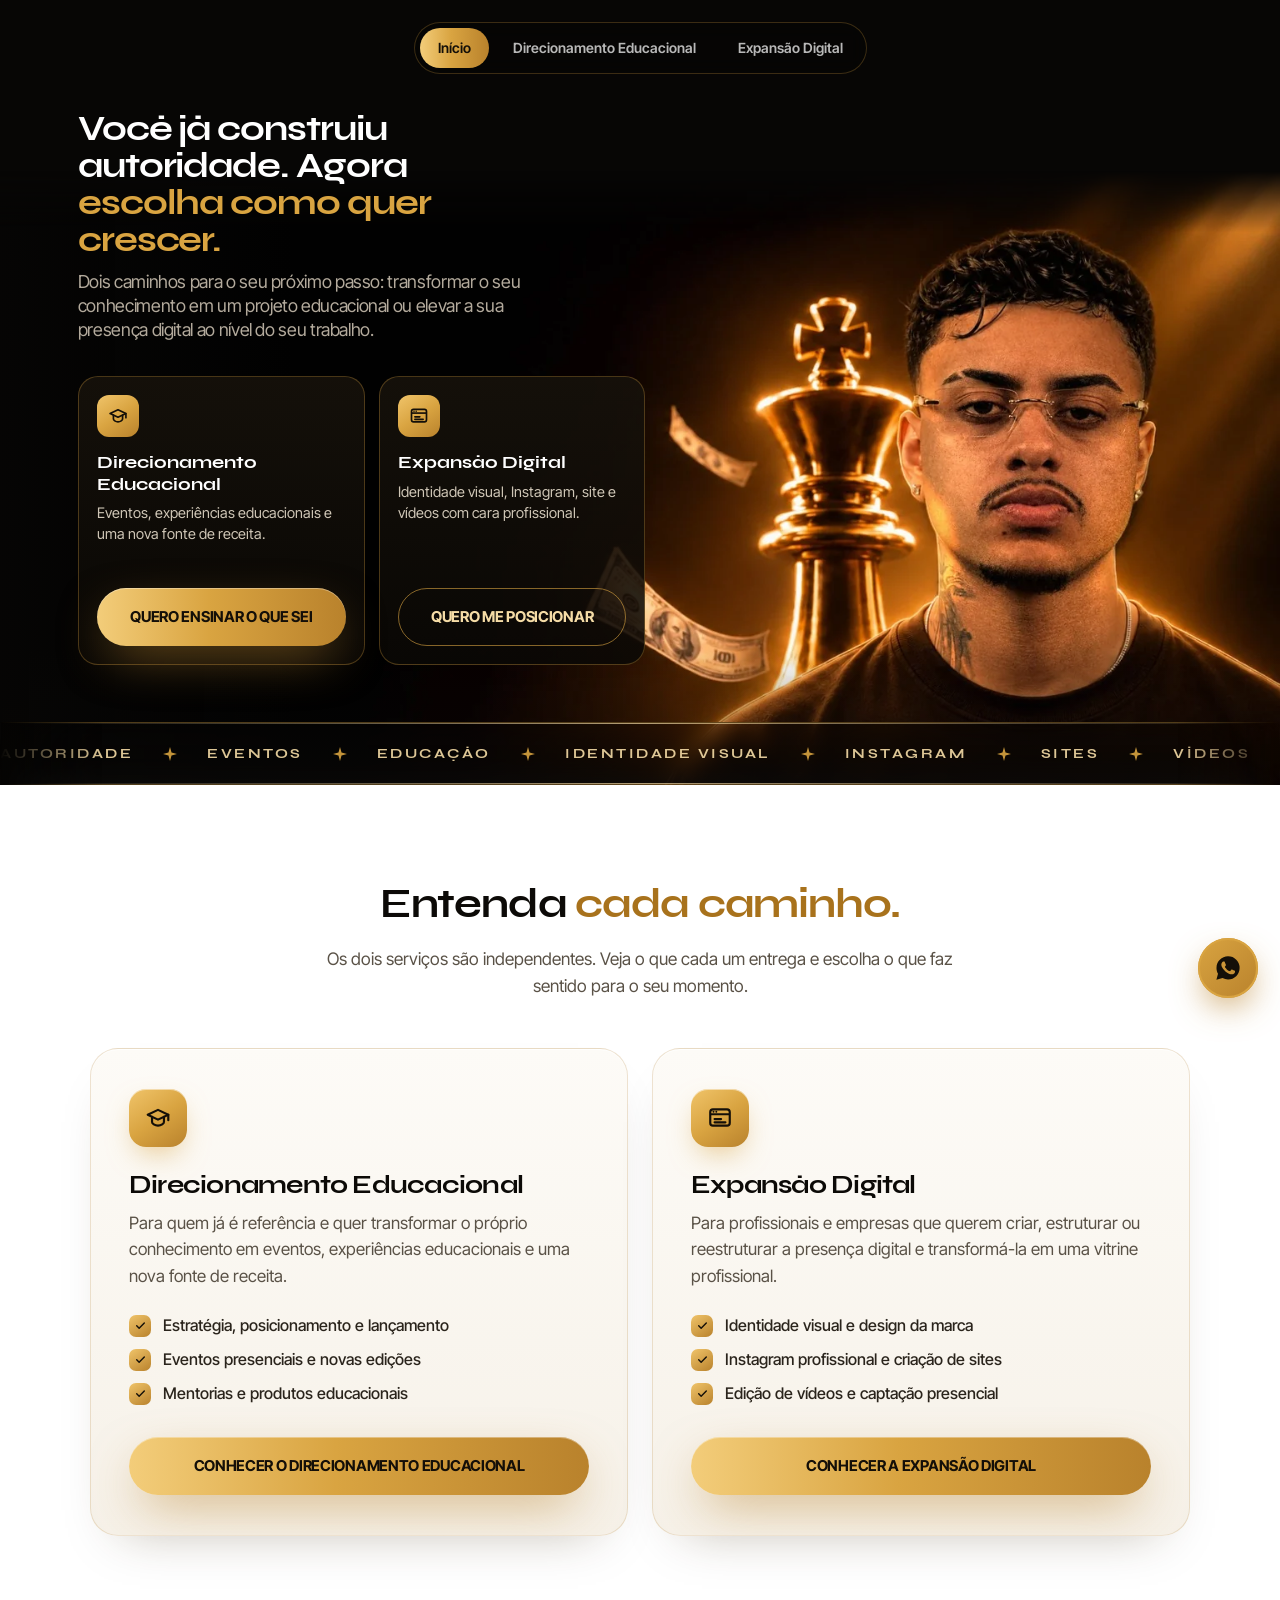
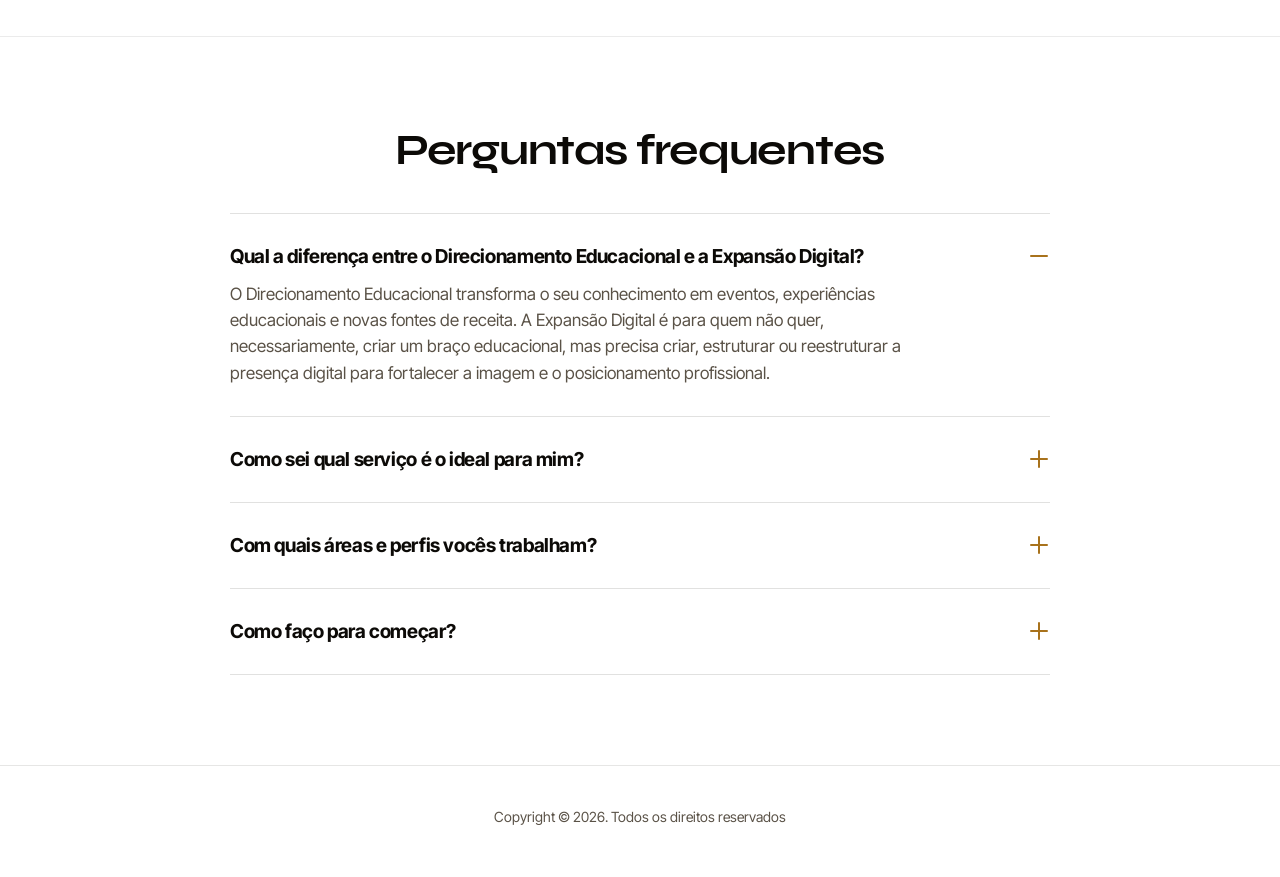
<file: index.html>
<!DOCTYPE html>
<html lang="pt-BR">
<head>
<meta charset="UTF-8">
<meta name="viewport" content="width=device-width, initial-scale=1">
<title>Direcionamento Educacional e Expansão Digital | Escolha como quer crescer</title>
<meta name="description" content="Dois caminhos para o seu próximo passo: transformar o seu conhecimento em um projeto educacional ou elevar a sua presença digital.">
<meta property="og:title" content="Expansão Educacional">
<meta property="og:description" content="Você já construiu autoridade. Agora é hora de transformar isso em uma nova fonte de receita.">
<meta property="og:image" content="assets/hero-desktop.webp">
<meta name="theme-color" content="#070605">

<link rel="preload" as="image" href="assets/hero-desktop.webp?v=1795059457" media="(min-width: 1080px)">
<link rel="preload" as="image" href="assets/hero-mobile.webp?v=1795060371" media="(max-width: 1079px)">
<link rel="preload" as="font" type="font/woff2" href="assets/fonts/Syne-Bold.woff2" crossorigin>
<link rel="preload" as="font" type="font/woff" href="assets/fonts/InterTight-Variable.woff" crossorigin>

<link rel="stylesheet" href="assets/site.css?v=1795205085">
</head>
<body data-ribbon-words="Autoridade|Eventos|Educação|Identidade visual|Instagram|Sites|Vídeos|Posicionamento">

<!-- SVG sprites reutilizáveis -->
<svg width="0" height="0" style="position:absolute" aria-hidden="true">
  <symbol id="i-arrow" viewBox="0 0 24 24"><path d="M4 12h15M13 6l6 6-6 6" fill="none" stroke="currentColor" stroke-width="2.4" stroke-linecap="round" stroke-linejoin="round"/></symbol>
  <symbol id="i-check" viewBox="0 0 24 24"><path d="M5 12.5l4.5 4.5L19 7.5" fill="none" stroke="currentColor" stroke-width="2.6" stroke-linecap="round" stroke-linejoin="round"/></symbol>
  <symbol id="i-spark" viewBox="0 0 24 24"><path d="M12 0l2.6 9.4L24 12l-9.4 2.6L12 24l-2.6-9.4L0 12l9.4-2.6z" fill="currentColor"/></symbol>
  <symbol id="i-wa" viewBox="0 0 24 24"><path fill="currentColor" d="M12.04 2C6.58 2 2.13 6.45 2.13 11.91c0 1.75.46 3.45 1.32 4.95L2.05 22l5.25-1.38a9.9 9.9 0 0 0 4.74 1.21h.01c5.46 0 9.91-4.45 9.91-9.91A9.88 9.88 0 0 0 12.04 2zm5.8 14.03c-.24.68-1.42 1.3-1.96 1.35-.5.05-1.13.07-1.82-.11a16.5 16.5 0 0 1-1.65-.61c-2.9-1.25-4.8-4.17-4.94-4.36-.14-.2-1.18-1.57-1.18-3 0-1.42.75-2.12 1.01-2.41.27-.29.58-.36.78-.36h.56c.18 0 .42-.07.66.5.24.58.83 2 .9 2.15.07.14.12.31.02.5-.1.2-.14.31-.29.48-.14.17-.3.38-.43.5-.14.15-.29.3-.12.59.17.29.74 1.22 1.59 1.98 1.1.97 2.02 1.28 2.3 1.42.3.15.46.12.63-.07.17-.2.73-.85.92-1.14.2-.29.39-.24.65-.14.27.1 1.7.8 1.99.95.29.14.48.22.55.34.08.12.08.69-.16 1.37z"/></symbol>
  <symbol id="i-cap" viewBox="0 0 24 24"><path d="M2.5 9L12 4.5 21.5 9 12 13.5z" fill="none" stroke="currentColor" stroke-width="2" stroke-linejoin="round"/><path d="M6.5 11v4.6c0 1.4 2.5 3.4 5.5 3.4s5.5-2 5.5-3.4V11M21.5 9v5" fill="none" stroke="currentColor" stroke-width="2" stroke-linecap="round"/></symbol>
  <symbol id="i-pin" viewBox="0 0 24 24"><path d="M12 22s7-6.2 7-12a7 7 0 1 0-14 0c0 5.8 7 12 7 12z" fill="none" stroke="currentColor" stroke-width="2" stroke-linejoin="round"/><circle cx="12" cy="10" r="2.6" fill="none" stroke="currentColor" stroke-width="2"/></symbol>
  <symbol id="i-palette" viewBox="0 0 24 24"><path d="M12 3a9 9 0 0 0 0 18c1.4 0 2-1 2-2 0-1.4-1.2-1.6-1.2-2.8 0-1 .8-1.7 1.8-1.7H17a4 4 0 0 0 4-4C21 6.4 17 3 12 3z" fill="none" stroke="currentColor" stroke-width="2" stroke-linejoin="round"/><circle cx="7.5" cy="11" r="1.3" fill="currentColor"/><circle cx="10" cy="7.2" r="1.3" fill="currentColor"/><circle cx="14.5" cy="7.2" r="1.3" fill="currentColor"/></symbol>
  <symbol id="i-insta" viewBox="0 0 24 24"><rect x="3.5" y="3.5" width="17" height="17" rx="5" fill="none" stroke="currentColor" stroke-width="2"/><circle cx="12" cy="12" r="4" fill="none" stroke="currentColor" stroke-width="2"/><circle cx="17.2" cy="6.8" r="1.2" fill="currentColor"/></symbol>
  <symbol id="i-web" viewBox="0 0 24 24"><rect x="3" y="4" width="18" height="15" rx="2.5" fill="none" stroke="currentColor" stroke-width="2"/><path d="M3 8.5h18" stroke="currentColor" stroke-width="2"/><circle cx="6" cy="6.3" r=".9" fill="currentColor"/><circle cx="8.6" cy="6.3" r=".9" fill="currentColor"/><path d="M7 13h6M7 16h10" stroke="currentColor" stroke-width="2" stroke-linecap="round"/></symbol>
  <symbol id="i-video" viewBox="0 0 24 24"><rect x="3" y="6" width="13" height="12" rx="2.5" fill="none" stroke="currentColor" stroke-width="2"/><path d="M16 10.5l5-3v9l-5-3z" fill="none" stroke="currentColor" stroke-width="2" stroke-linejoin="round"/></symbol>
  <symbol id="i-camera" viewBox="0 0 24 24"><path d="M4 8h3l1.6-2.5h6.8L17 8h3a1 1 0 0 1 1 1v9a1 1 0 0 1-1 1H4a1 1 0 0 1-1-1V9a1 1 0 0 1 1-1z" fill="none" stroke="currentColor" stroke-width="2" stroke-linejoin="round"/><circle cx="12" cy="13" r="3.4" fill="none" stroke="currentColor" stroke-width="2"/></symbol>
</svg>

<nav class="topnav" aria-label="Navegação principal">
  <div class="topnav__inner">
    <div class="topnav__links">
      <a href="index.html" aria-current="page">Início</a>
      <a href="educacional.html"><span class="nf">Direcionamento </span>Educacional</a>
      <a href="digital.html"><span class="nf">Expansão </span>Digital</a>
    </div>
  </div>
</nav>

<main>

<!-- ============ HERO (escolha) ============ -->
<section class="hero hero--home" id="inicio">
  <div class="hero__bg" aria-hidden="true"></div>
  <div class="hero__inner">
    <div class="hero__content">
      <h1 class="reveal">Você já construiu autoridade. Agora <span class="hl">escolha como quer crescer.</span></h1>
      <p class="hero__sub reveal" data-delay="1">Dois caminhos para o seu próximo passo: transformar o seu conhecimento em um projeto educacional ou elevar a sua presença digital ao nível do seu trabalho.</p>
      <div class="hopts reveal" data-delay="2">
        <a class="hopt" href="educacional.html">
          <span class="hopt__icon"><svg><use href="#i-cap"/></svg></span>
          <span class="hopt__title">Direcionamento Educacional</span>
          <span class="hopt__desc">Eventos, experiências educacionais e uma nova fonte de receita.</span>
          <span class="btn hopt__btn">Quero ensinar o que sei</span>
        </a>
        <a class="hopt" href="digital.html">
          <span class="hopt__icon"><svg><use href="#i-web"/></svg></span>
          <span class="hopt__title">Expansão Digital</span>
          <span class="hopt__desc">Identidade visual, Instagram, site e vídeos com cara profissional.</span>
          <span class="btn hopt__btn">Quero me posicionar</span>
        </a>
      </div>
    </div>
  </div>
  <div class="ribbons" aria-hidden="true">
    <div class="ribbon"><div class="ribbon__track" data-ribbon></div></div>
  </div>
</section>

<!-- ============ ESCOLHA DO SERVIÇO ============ -->
<section class="choose" id="servicos">
  <div class="container">
    <header class="sec-head">
      <h2 class="reveal">Entenda <span class="hl">cada caminho.</span></h2>
      <p class="reveal" data-delay="1">Os dois serviços são independentes. Veja o que cada um entrega e escolha o que faz sentido para o seu momento.</p>
    </header>
    <div class="choose__grid">
      <article class="svc reveal" data-delay="1">
        <span class="svc__icon"><svg><use href="#i-cap"/></svg></span>
        <h3>Direcionamento Educacional</h3>
        <p>Para quem já é referência e quer transformar o próprio conhecimento em eventos, experiências educacionais e uma nova fonte de receita.</p>
        <ul>
          <li><span class="chk"><svg><use href="#i-check"/></svg></span>Estratégia, posicionamento e lançamento</li>
          <li><span class="chk"><svg><use href="#i-check"/></svg></span>Eventos presenciais e novas edições</li>
          <li><span class="chk"><svg><use href="#i-check"/></svg></span>Mentorias e produtos educacionais</li>
        </ul>
        <a class="btn" href="educacional.html">Conhecer o Direcionamento Educacional</a>
      </article>
      <article class="svc reveal" data-delay="2">
        <span class="svc__icon"><svg><use href="#i-web"/></svg></span>
        <h3>Expansão Digital</h3>
        <p>Para profissionais e empresas que querem criar, estruturar ou reestruturar a presença digital e transformá-la em uma vitrine profissional.</p>
        <ul>
          <li><span class="chk"><svg><use href="#i-check"/></svg></span>Identidade visual e design da marca</li>
          <li><span class="chk"><svg><use href="#i-check"/></svg></span>Instagram profissional e criação de sites</li>
          <li><span class="chk"><svg><use href="#i-check"/></svg></span>Edição de vídeos e captação presencial</li>
        </ul>
        <a class="btn" href="digital.html">Conhecer a Expansão Digital</a>
      </article>
    </div>
  </div>
</section>

<!-- ============ FAQ (os dois serviços) ============ -->
<section class="final" id="faq">
  <div class="container faq">
    <header class="faq__head">
      <h2 class="reveal">Perguntas frequentes</h2>
    </header>
    <details class="faq__item reveal" open>
      <summary><h3>Qual a diferença entre o Direcionamento Educacional e a Expansão Digital?</h3><span class="faq__plus" aria-hidden="true"></span></summary>
      <div class="faq__a"><div><p>O Direcionamento Educacional transforma o seu conhecimento em eventos, experiências educacionais e novas fontes de receita. A Expansão Digital é para quem não quer, necessariamente, criar um braço educacional, mas precisa criar, estruturar ou reestruturar a presença digital para fortalecer a imagem e o posicionamento profissional.</p></div></div>
    </details>
    <details class="faq__item reveal">
      <summary><h3>Como sei qual serviço é o ideal para mim?</h3><span class="faq__plus" aria-hidden="true"></span></summary>
      <div class="faq__a"><div><p>Se o seu objetivo é ensinar, criar eventos e ter uma nova fonte de receita com o que você já sabe, o caminho é o Direcionamento Educacional. Se o objetivo é ter uma imagem mais profissional nas redes, no site e na identidade da marca, o caminho é a Expansão Digital. Na conversa pelo WhatsApp, ajudamos você a definir.</p></div></div>
    </details>
    <details class="faq__item reveal">
      <summary><h3>Com quais áreas e perfis vocês trabalham?</h3><span class="faq__plus" aria-hidden="true"></span></summary>
      <div class="faq__a"><div><p>Com especialistas de diferentes segmentos que já têm conhecimento e autoridade, e com profissionais e empresas que querem fortalecer a presença digital.</p></div></div>
    </details>
    <details class="faq__item reveal">
      <summary><h3>Como faço para começar?</h3><span class="faq__plus" aria-hidden="true"></span></summary>
      <div class="faq__a"><div><p>Escolha um dos caminhos acima ou clique no botão do WhatsApp. Vamos entender o seu momento e indicar o melhor caminho para o seu projeto.</p></div></div>
    </details>
  </div>
</section>

</main>

<footer class="footer">
  <div class="container">Copyright © 2026. Todos os direitos reservados</div>
</footer>


<a class="wa-float" data-wa="Oi! Vi o site e gostaria de mais informações sobre os serviços." href="#" target="_blank" rel="noopener" aria-label="Falar no WhatsApp">
  <svg><use href="#i-wa"/></svg>
</a>

<script src="assets/site.js?v=1795058932"></script>
</body>
</html>
</file>
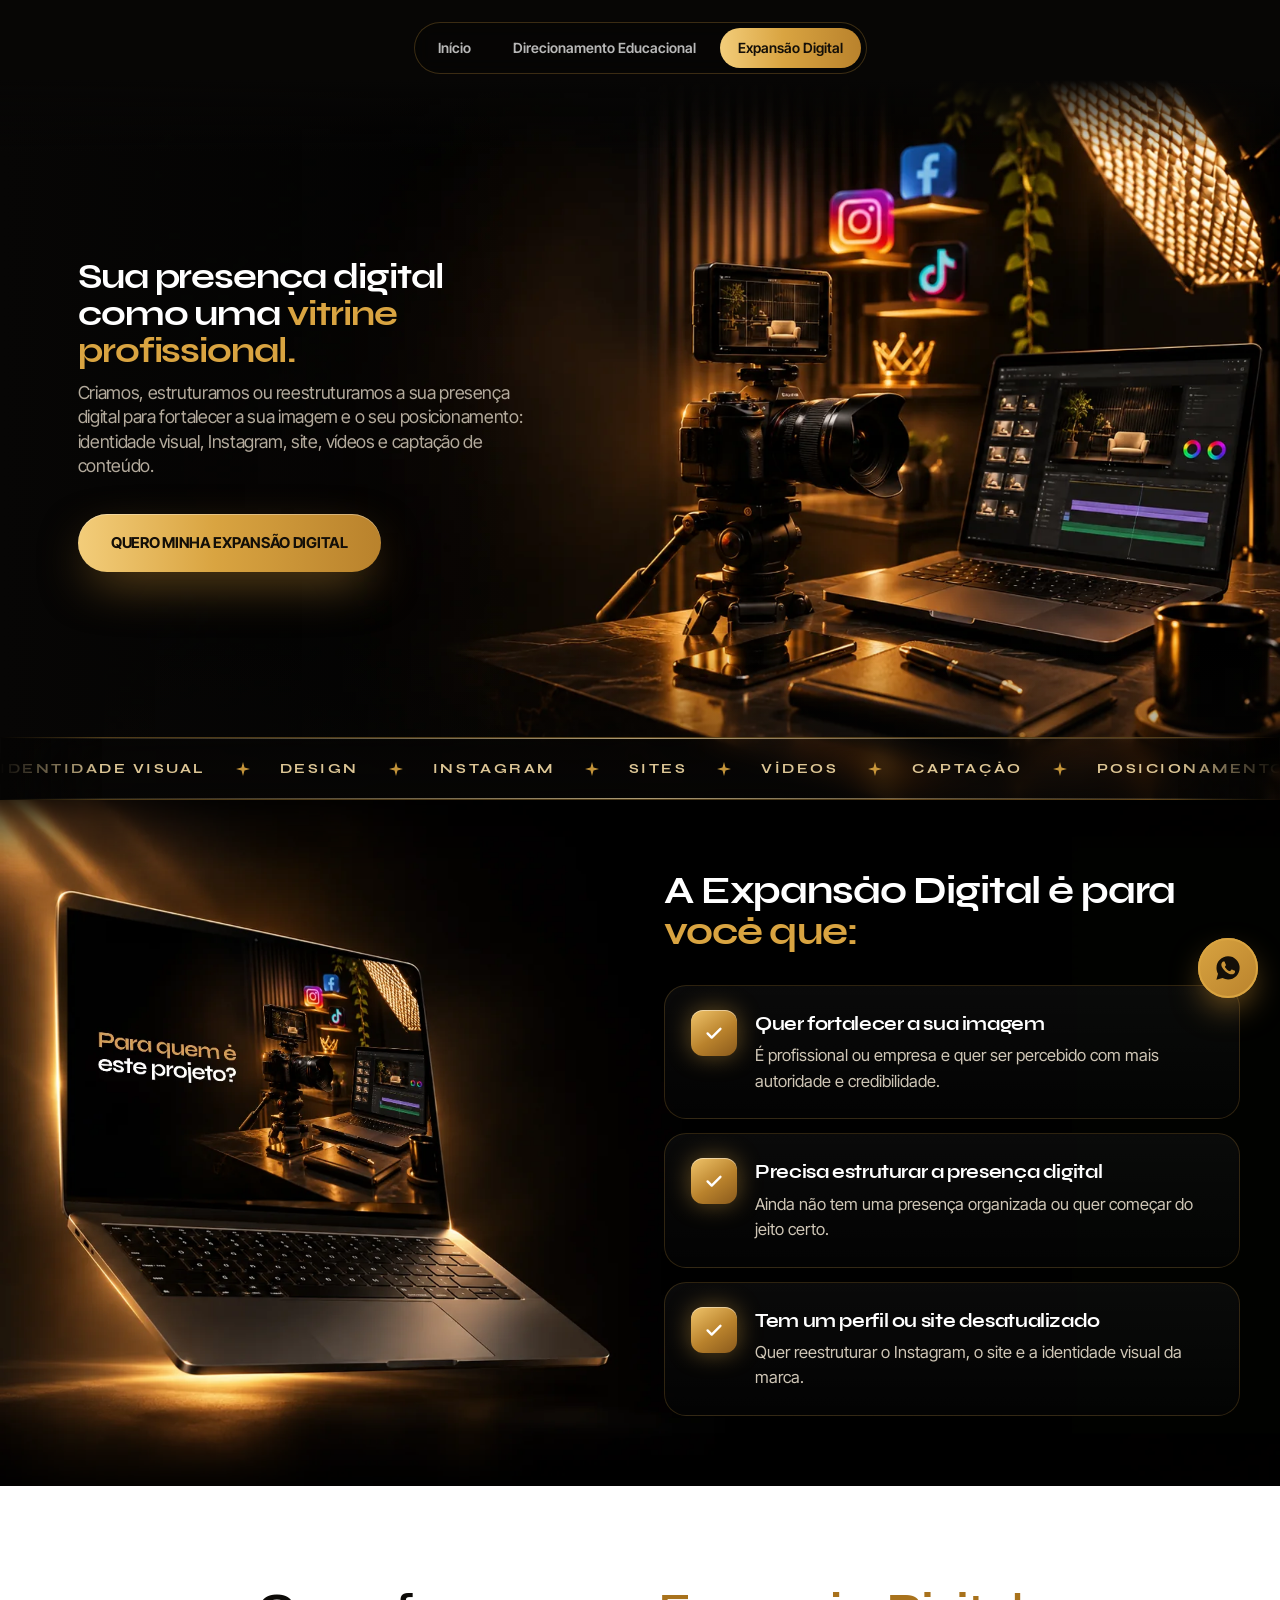
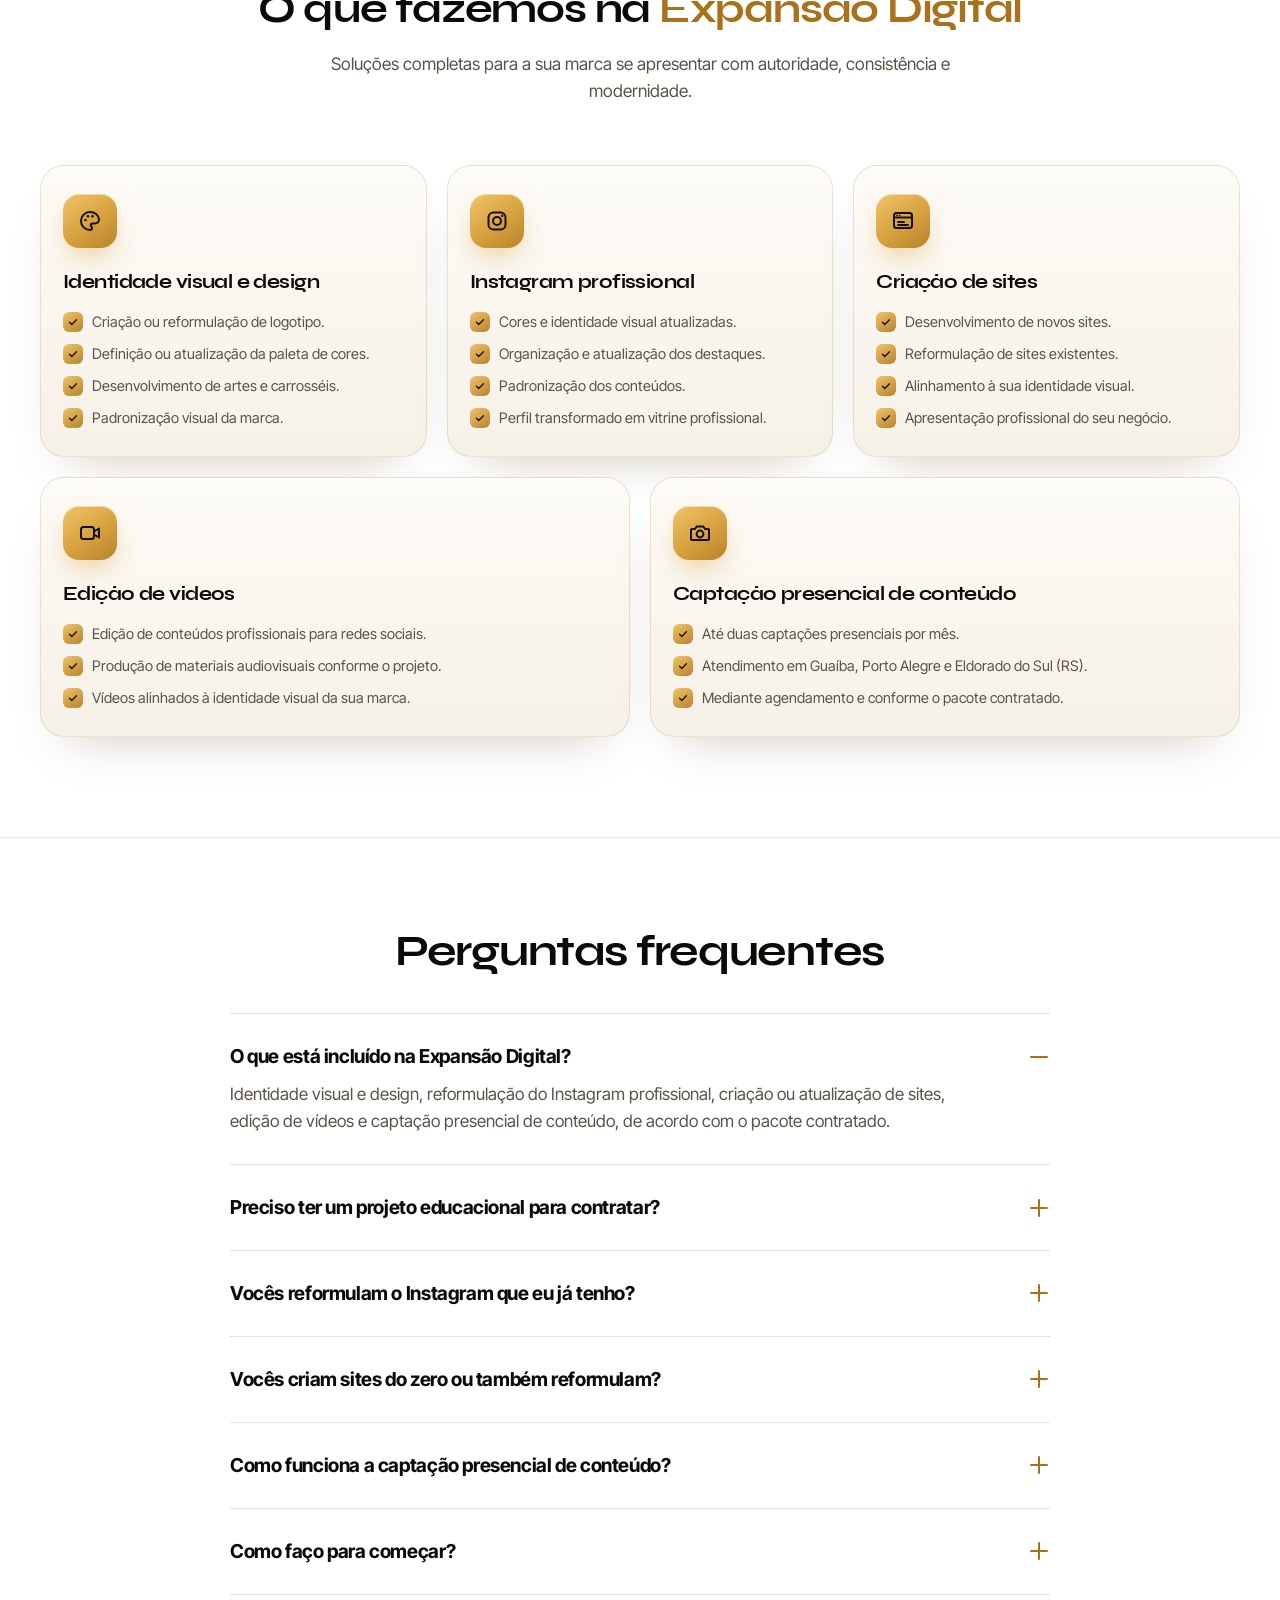
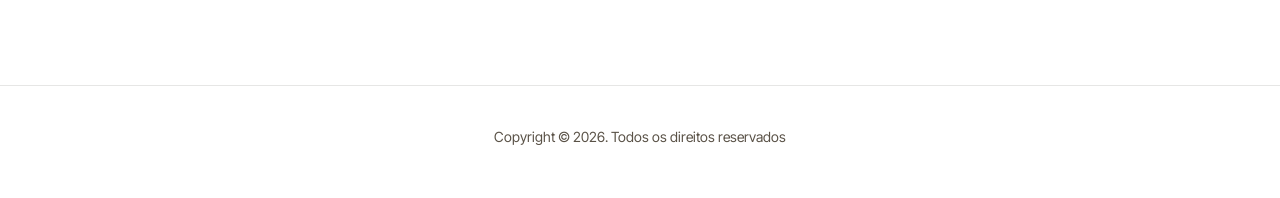
<file: digital.html>
<!DOCTYPE html>
<html lang="pt-BR">
<head>
<meta charset="UTF-8">
<meta name="viewport" content="width=device-width, initial-scale=1">
<title>Expansão Digital | Sua presença digital como uma vitrine profissional</title>
<meta name="description" content="Identidade visual, Instagram profissional, sites, edição de vídeos e captação de conteúdo para profissionais e empresas.">
<meta property="og:title" content="Expansão Educacional">
<meta property="og:description" content="Você já construiu autoridade. Agora é hora de transformar isso em uma nova fonte de receita.">
<meta property="og:image" content="assets/hero-desktop.webp">
<meta name="theme-color" content="#070605">

<link rel="preload" as="image" href="assets/digi-hero.webp?v=1795201877" media="(min-width: 1080px)">
<link rel="preload" as="image" href="assets/digi-hero-center.webp?v=1795201877" media="(min-width: 601px) and (max-width: 1079px)">
<link rel="preload" as="image" href="assets/digi-hero-mobile.webp?v=1795201877" media="(max-width: 600px)">
<link rel="preload" as="font" type="font/woff2" href="assets/fonts/Syne-Bold.woff2" crossorigin>
<link rel="preload" as="font" type="font/woff" href="assets/fonts/InterTight-Variable.woff" crossorigin>

<link rel="stylesheet" href="assets/site.css?v=1795205085">
</head>
<body data-ribbon-words="Identidade visual|Design|Instagram|Sites|Vídeos|Captação|Posicionamento|Presença digital">

<!-- SVG sprites reutilizáveis -->
<svg width="0" height="0" style="position:absolute" aria-hidden="true">
  <symbol id="i-arrow" viewBox="0 0 24 24"><path d="M4 12h15M13 6l6 6-6 6" fill="none" stroke="currentColor" stroke-width="2.4" stroke-linecap="round" stroke-linejoin="round"/></symbol>
  <symbol id="i-check" viewBox="0 0 24 24"><path d="M5 12.5l4.5 4.5L19 7.5" fill="none" stroke="currentColor" stroke-width="2.6" stroke-linecap="round" stroke-linejoin="round"/></symbol>
  <symbol id="i-spark" viewBox="0 0 24 24"><path d="M12 0l2.6 9.4L24 12l-9.4 2.6L12 24l-2.6-9.4L0 12l9.4-2.6z" fill="currentColor"/></symbol>
  <symbol id="i-wa" viewBox="0 0 24 24"><path fill="currentColor" d="M12.04 2C6.58 2 2.13 6.45 2.13 11.91c0 1.75.46 3.45 1.32 4.95L2.05 22l5.25-1.38a9.9 9.9 0 0 0 4.74 1.21h.01c5.46 0 9.91-4.45 9.91-9.91A9.88 9.88 0 0 0 12.04 2zm5.8 14.03c-.24.68-1.42 1.3-1.96 1.35-.5.05-1.13.07-1.82-.11a16.5 16.5 0 0 1-1.65-.61c-2.9-1.25-4.8-4.17-4.94-4.36-.14-.2-1.18-1.57-1.18-3 0-1.42.75-2.12 1.01-2.41.27-.29.58-.36.78-.36h.56c.18 0 .42-.07.66.5.24.58.83 2 .9 2.15.07.14.12.31.02.5-.1.2-.14.31-.29.48-.14.17-.3.38-.43.5-.14.15-.29.3-.12.59.17.29.74 1.22 1.59 1.98 1.1.97 2.02 1.28 2.3 1.42.3.15.46.12.63-.07.17-.2.73-.85.92-1.14.2-.29.39-.24.65-.14.27.1 1.7.8 1.99.95.29.14.48.22.55.34.08.12.08.69-.16 1.37z"/></symbol>
  <symbol id="i-cap" viewBox="0 0 24 24"><path d="M2.5 9L12 4.5 21.5 9 12 13.5z" fill="none" stroke="currentColor" stroke-width="2" stroke-linejoin="round"/><path d="M6.5 11v4.6c0 1.4 2.5 3.4 5.5 3.4s5.5-2 5.5-3.4V11M21.5 9v5" fill="none" stroke="currentColor" stroke-width="2" stroke-linecap="round"/></symbol>
  <symbol id="i-pin" viewBox="0 0 24 24"><path d="M12 22s7-6.2 7-12a7 7 0 1 0-14 0c0 5.8 7 12 7 12z" fill="none" stroke="currentColor" stroke-width="2" stroke-linejoin="round"/><circle cx="12" cy="10" r="2.6" fill="none" stroke="currentColor" stroke-width="2"/></symbol>
  <symbol id="i-palette" viewBox="0 0 24 24"><path d="M12 3a9 9 0 0 0 0 18c1.4 0 2-1 2-2 0-1.4-1.2-1.6-1.2-2.8 0-1 .8-1.7 1.8-1.7H17a4 4 0 0 0 4-4C21 6.4 17 3 12 3z" fill="none" stroke="currentColor" stroke-width="2" stroke-linejoin="round"/><circle cx="7.5" cy="11" r="1.3" fill="currentColor"/><circle cx="10" cy="7.2" r="1.3" fill="currentColor"/><circle cx="14.5" cy="7.2" r="1.3" fill="currentColor"/></symbol>
  <symbol id="i-insta" viewBox="0 0 24 24"><rect x="3.5" y="3.5" width="17" height="17" rx="5" fill="none" stroke="currentColor" stroke-width="2"/><circle cx="12" cy="12" r="4" fill="none" stroke="currentColor" stroke-width="2"/><circle cx="17.2" cy="6.8" r="1.2" fill="currentColor"/></symbol>
  <symbol id="i-web" viewBox="0 0 24 24"><rect x="3" y="4" width="18" height="15" rx="2.5" fill="none" stroke="currentColor" stroke-width="2"/><path d="M3 8.5h18" stroke="currentColor" stroke-width="2"/><circle cx="6" cy="6.3" r=".9" fill="currentColor"/><circle cx="8.6" cy="6.3" r=".9" fill="currentColor"/><path d="M7 13h6M7 16h10" stroke="currentColor" stroke-width="2" stroke-linecap="round"/></symbol>
  <symbol id="i-video" viewBox="0 0 24 24"><rect x="3" y="6" width="13" height="12" rx="2.5" fill="none" stroke="currentColor" stroke-width="2"/><path d="M16 10.5l5-3v9l-5-3z" fill="none" stroke="currentColor" stroke-width="2" stroke-linejoin="round"/></symbol>
  <symbol id="i-camera" viewBox="0 0 24 24"><path d="M4 8h3l1.6-2.5h6.8L17 8h3a1 1 0 0 1 1 1v9a1 1 0 0 1-1 1H4a1 1 0 0 1-1-1V9a1 1 0 0 1 1-1z" fill="none" stroke="currentColor" stroke-width="2" stroke-linejoin="round"/><circle cx="12" cy="13" r="3.4" fill="none" stroke="currentColor" stroke-width="2"/></symbol>
</svg>

<nav class="topnav" aria-label="Navegação principal">
  <div class="topnav__inner">
    <div class="topnav__links">
      <a href="index.html">Início</a>
      <a href="educacional.html"><span class="nf">Direcionamento </span>Educacional</a>
      <a href="digital.html" aria-current="page"><span class="nf">Expansão </span>Digital</a>
    </div>
  </div>
</nav>

<main>

<!-- ============ HERO ============ -->
<section class="hero hero--digital" id="inicio">
  <div class="hero__bg" aria-hidden="true"></div>
  <div class="hero__inner">
    <div class="hero__content">
      <h1 class="reveal">Sua presença digital como uma <span class="hl">vitrine profissional.</span></h1>
      <p class="hero__sub reveal" data-delay="1">Criamos, estruturamos ou reestruturamos a sua presença digital para fortalecer a sua imagem e o seu posicionamento: identidade visual, Instagram, site, vídeos e captação de conteúdo.</p>
      <a class="btn reveal" data-delay="2" data-wa="Oi! Vi o site e gostaria de mais informações sobre a Expansão Digital." href="#" target="_blank" rel="noopener">Quero minha Expansão Digital</a>
    </div>
  </div>
  <div class="ribbons" aria-hidden="true">
    <div class="ribbon"><div class="ribbon__track" data-ribbon></div></div>
  </div>
</section>

<!-- ============ PARA QUEM É ============ -->
<section class="forwho forwho--digital" id="para-quem">
  <div class="forwho__bg" aria-hidden="true"></div>
  <div class="container forwho__grid">
    <div class="forwho__content">
      <h2 class="reveal">A Expansão Digital é para <span class="hl" style="white-space:nowrap">você que:</span></h2>
      <div class="forwho__list">
        <article class="fcard reveal" data-delay="1">
          <span class="bcard__check"><svg><use href="#i-check"/></svg></span>
          <div><h3>Quer fortalecer a sua imagem</h3><p>É profissional ou empresa e quer ser percebido com mais autoridade e credibilidade.</p></div>
        </article>
        <article class="fcard reveal" data-delay="2">
          <span class="bcard__check"><svg><use href="#i-check"/></svg></span>
          <div><h3>Precisa estruturar a presença digital</h3><p>Ainda não tem uma presença organizada ou quer começar do jeito certo.</p></div>
        </article>
        <article class="fcard reveal" data-delay="3">
          <span class="bcard__check"><svg><use href="#i-check"/></svg></span>
          <div><h3>Tem um perfil ou site desatualizado</h3><p>Quer reestruturar o Instagram, o site e a identidade visual da marca.</p></div>
        </article>
      </div>
    </div>
  </div>
</section>

<section class="digi-svc" id="expansao-digital-servicos">
  <div class="container">
    <header class="sec-head">
      <h2 class="reveal">O que fazemos na <span class="hl">Expansão Digital</span></h2>
      <p class="reveal" data-delay="1">Soluções completas para a sua marca se apresentar com autoridade, consistência e modernidade.</p>
    </header>
    <div class="digi-grid">
      <article class="dcard reveal" data-delay="1">
        <span class="dcard__icon"><svg><use href="#i-palette"/></svg></span>
        <h3>Identidade visual e design</h3>
        <ul>
          <li><span class="chk"><svg><use href="#i-check"/></svg></span><span>Criação ou reformulação de logotipo.</span></li>
          <li><span class="chk"><svg><use href="#i-check"/></svg></span><span>Definição ou atualização da paleta de cores.</span></li>
          <li><span class="chk"><svg><use href="#i-check"/></svg></span><span>Desenvolvimento de artes e carrosséis.</span></li>
          <li><span class="chk"><svg><use href="#i-check"/></svg></span><span>Padronização visual da marca.</span></li>
        </ul>
      </article>
      <article class="dcard reveal" data-delay="2">
        <span class="dcard__icon"><svg><use href="#i-insta"/></svg></span>
        <h3>Instagram profissional</h3>
        <ul>
          <li><span class="chk"><svg><use href="#i-check"/></svg></span><span>Cores e identidade visual atualizadas.</span></li>
          <li><span class="chk"><svg><use href="#i-check"/></svg></span><span>Organização e atualização dos destaques.</span></li>
          <li><span class="chk"><svg><use href="#i-check"/></svg></span><span>Padronização dos conteúdos.</span></li>
          <li><span class="chk"><svg><use href="#i-check"/></svg></span><span>Perfil transformado em vitrine profissional.</span></li>
        </ul>
      </article>
      <article class="dcard reveal" data-delay="3">
        <span class="dcard__icon"><svg><use href="#i-web"/></svg></span>
        <h3>Criação de sites</h3>
        <ul>
          <li><span class="chk"><svg><use href="#i-check"/></svg></span><span>Desenvolvimento de novos sites.</span></li>
          <li><span class="chk"><svg><use href="#i-check"/></svg></span><span>Reformulação de sites existentes.</span></li>
          <li><span class="chk"><svg><use href="#i-check"/></svg></span><span>Alinhamento à sua identidade visual.</span></li>
          <li><span class="chk"><svg><use href="#i-check"/></svg></span><span>Apresentação profissional do seu negócio.</span></li>
        </ul>
      </article>
      <article class="dcard reveal" data-delay="1">
        <span class="dcard__icon"><svg><use href="#i-video"/></svg></span>
        <h3>Edição de vídeos</h3>
        <ul>
          <li><span class="chk"><svg><use href="#i-check"/></svg></span><span>Edição de conteúdos profissionais para redes sociais.</span></li>
          <li><span class="chk"><svg><use href="#i-check"/></svg></span><span>Produção de materiais audiovisuais conforme o projeto.</span></li>
          <li><span class="chk"><svg><use href="#i-check"/></svg></span><span>Vídeos alinhados à identidade visual da sua marca.</span></li>
        </ul>
      </article>
      <article class="dcard reveal" data-delay="2">
        <span class="dcard__icon"><svg><use href="#i-camera"/></svg></span>
        <h3>Captação presencial de conteúdo</h3>
        <ul>
          <li><span class="chk"><svg><use href="#i-check"/></svg></span><span>Até duas captações presenciais por mês.</span></li>
          <li><span class="chk"><svg><use href="#i-check"/></svg></span><span>Atendimento em Guaíba, Porto Alegre e Eldorado do Sul (RS).</span></li>
          <li><span class="chk"><svg><use href="#i-check"/></svg></span><span>Mediante agendamento e conforme o pacote contratado.</span></li>
        </ul>
      </article>
    </div>
  </div>
</section>

<!-- ============ FAQ (os dois serviços) ============ -->
<section class="final" id="faq">
  <div class="container faq">
    <header class="faq__head">
      <h2 class="reveal">Perguntas frequentes</h2>
    </header>
    <details class="faq__item reveal" open>
      <summary><h3>O que está incluído na Expansão Digital?</h3><span class="faq__plus" aria-hidden="true"></span></summary>
      <div class="faq__a"><div><p>Identidade visual e design, reformulação do Instagram profissional, criação ou atualização de sites, edição de vídeos e captação presencial de conteúdo, de acordo com o pacote contratado.</p></div></div>
    </details>
    <details class="faq__item reveal">
      <summary><h3>Preciso ter um projeto educacional para contratar?</h3><span class="faq__plus" aria-hidden="true"></span></summary>
      <div class="faq__a"><div><p>Não. A Expansão Digital é um serviço independente, pensado para profissionais e empresas que querem fortalecer a presença digital.</p></div></div>
    </details>
    <details class="faq__item reveal">
      <summary><h3>Vocês reformulam o Instagram que eu já tenho?</h3><span class="faq__plus" aria-hidden="true"></span></summary>
      <div class="faq__a"><div><p>Sim. Atualizamos as cores e a identidade visual, organizamos os destaques e padronizamos os conteúdos para transformar o seu perfil em uma vitrine profissional.</p></div></div>
    </details>
    <details class="faq__item reveal">
      <summary><h3>Vocês criam sites do zero ou também reformulam?</h3><span class="faq__plus" aria-hidden="true"></span></summary>
      <div class="faq__a"><div><p>Os dois. Desenvolvemos novos sites e também reformulamos sites existentes, sempre alinhando a apresentação à identidade visual da sua marca.</p></div></div>
    </details>
    <details class="faq__item reveal">
      <summary><h3>Como funciona a captação presencial de conteúdo?</h3><span class="faq__plus" aria-hidden="true"></span></summary>
      <div class="faq__a"><div><p>É possível ter até duas captações presenciais por mês, com atendimento em Guaíba, Porto Alegre e Eldorado do Sul (RS), mediante agendamento e conforme o pacote contratado.</p></div></div>
    </details>
    <details class="faq__item reveal">
      <summary><h3>Como faço para começar?</h3><span class="faq__plus" aria-hidden="true"></span></summary>
      <div class="faq__a"><div><p>Clique em um dos botões da página e fale com a gente pelo WhatsApp. Vamos entender a sua marca e montar o pacote ideal para a sua presença digital.</p></div></div>
    </details>
  </div>
</section>

</main>

<footer class="footer">
  <div class="container">Copyright © 2026. Todos os direitos reservados</div>
</footer>


<a class="wa-float" data-wa="Oi! Vi o site e gostaria de mais informações sobre a Expansão Digital." href="#" target="_blank" rel="noopener" aria-label="Falar no WhatsApp">
  <svg><use href="#i-wa"/></svg>
</a>

<script src="assets/site.js?v=1795058932"></script>
</body>
</html>
</file>
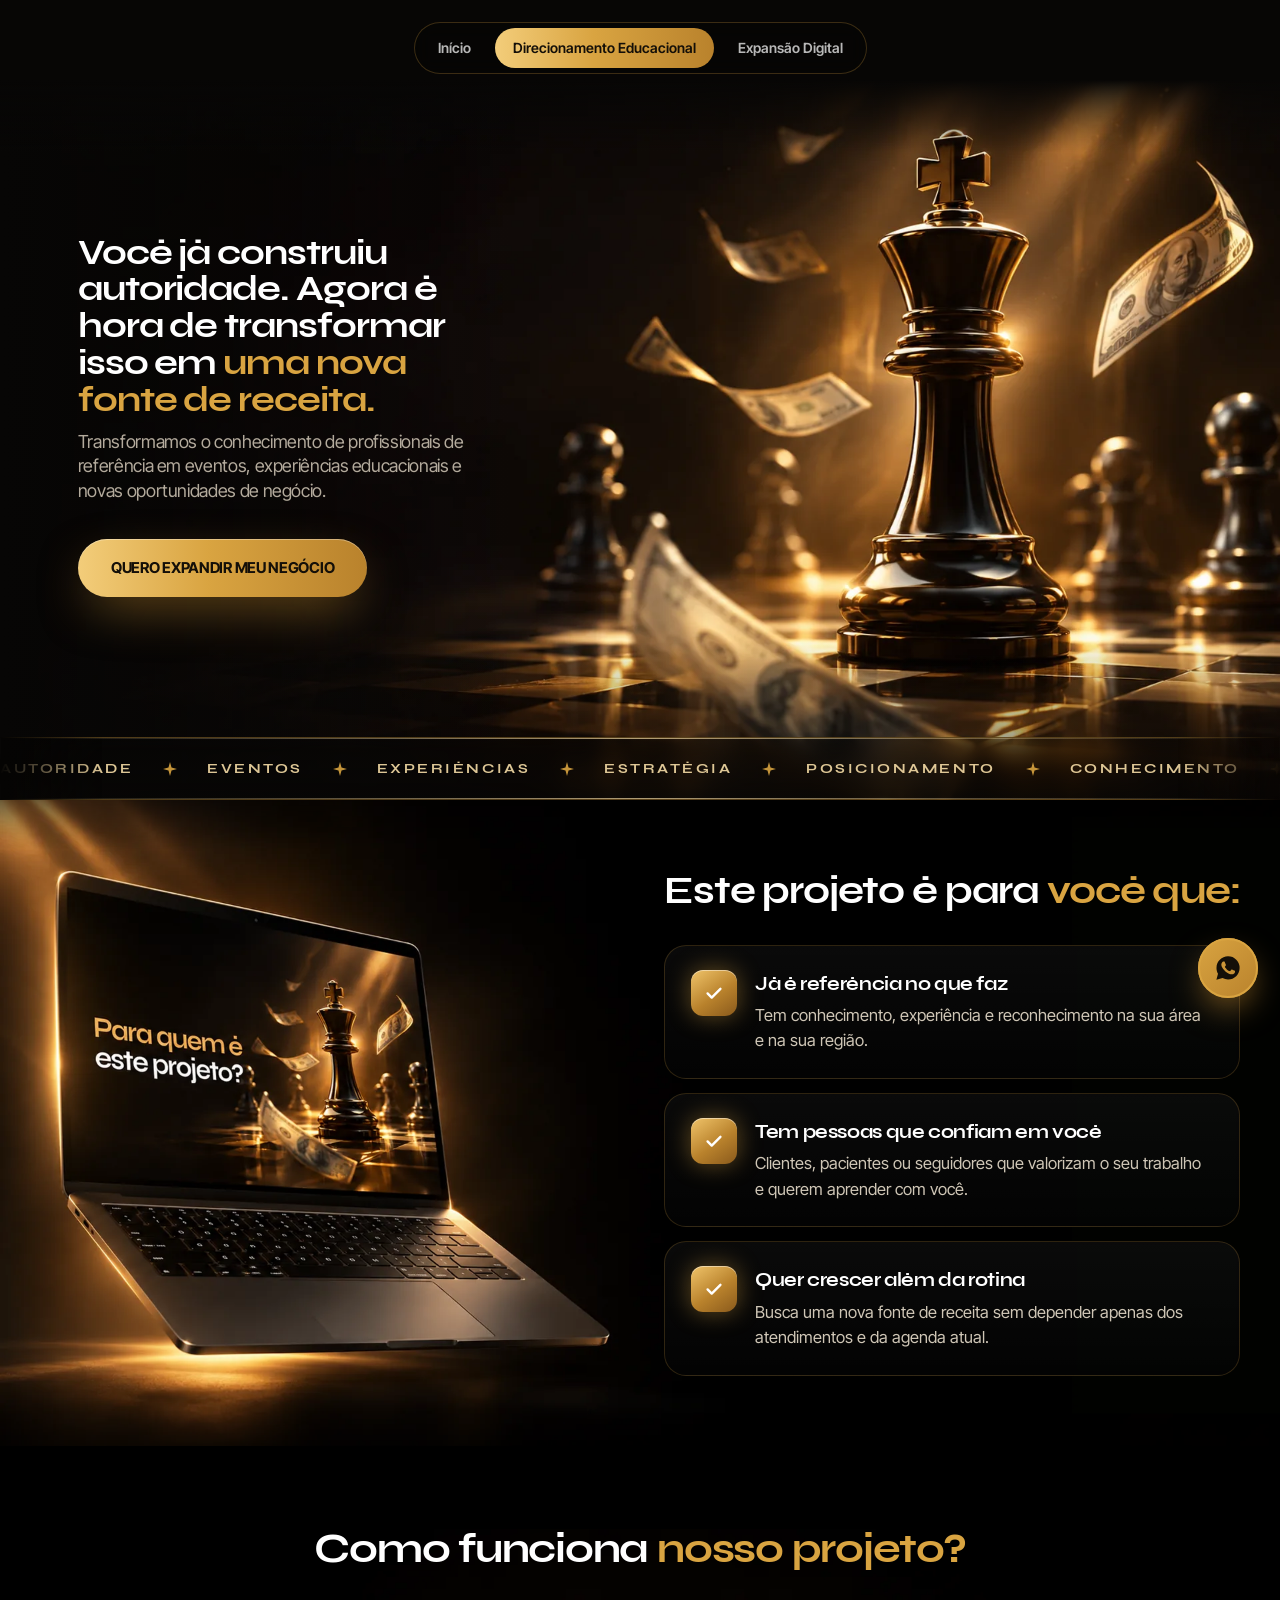
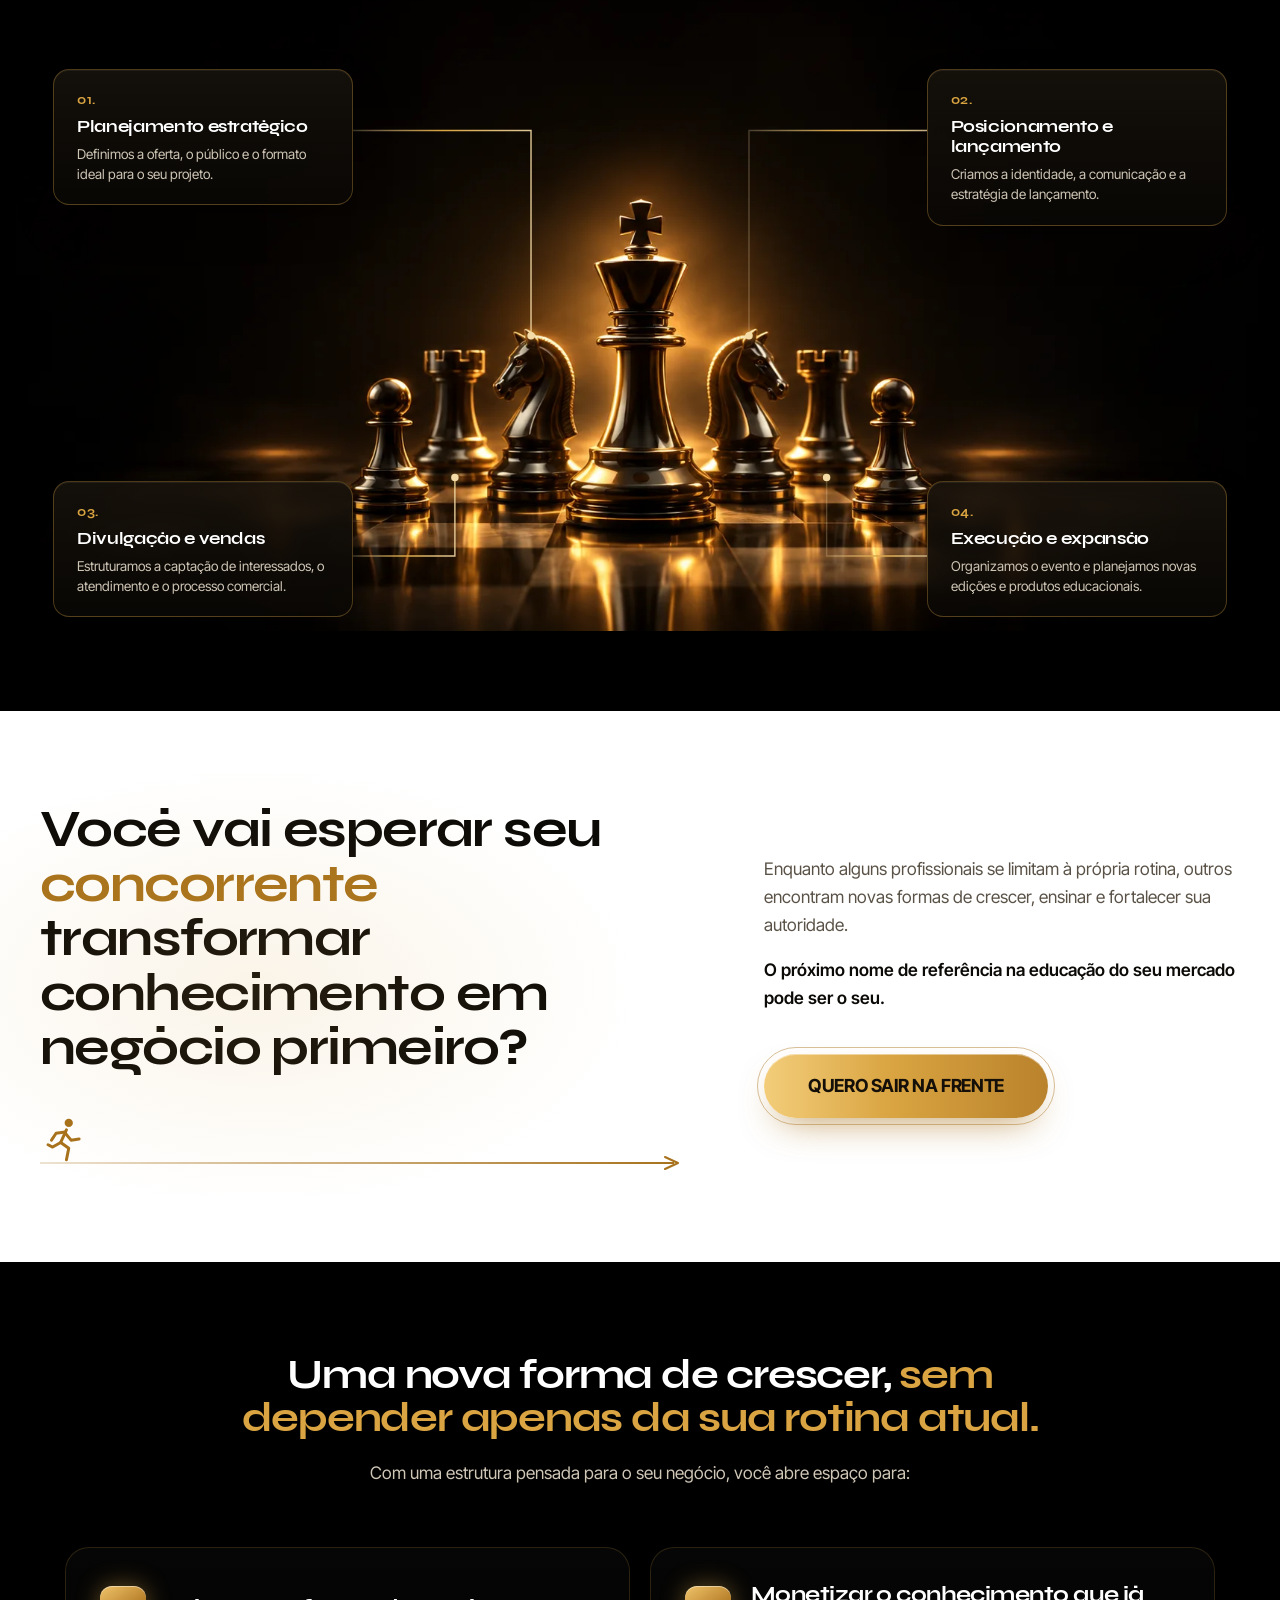
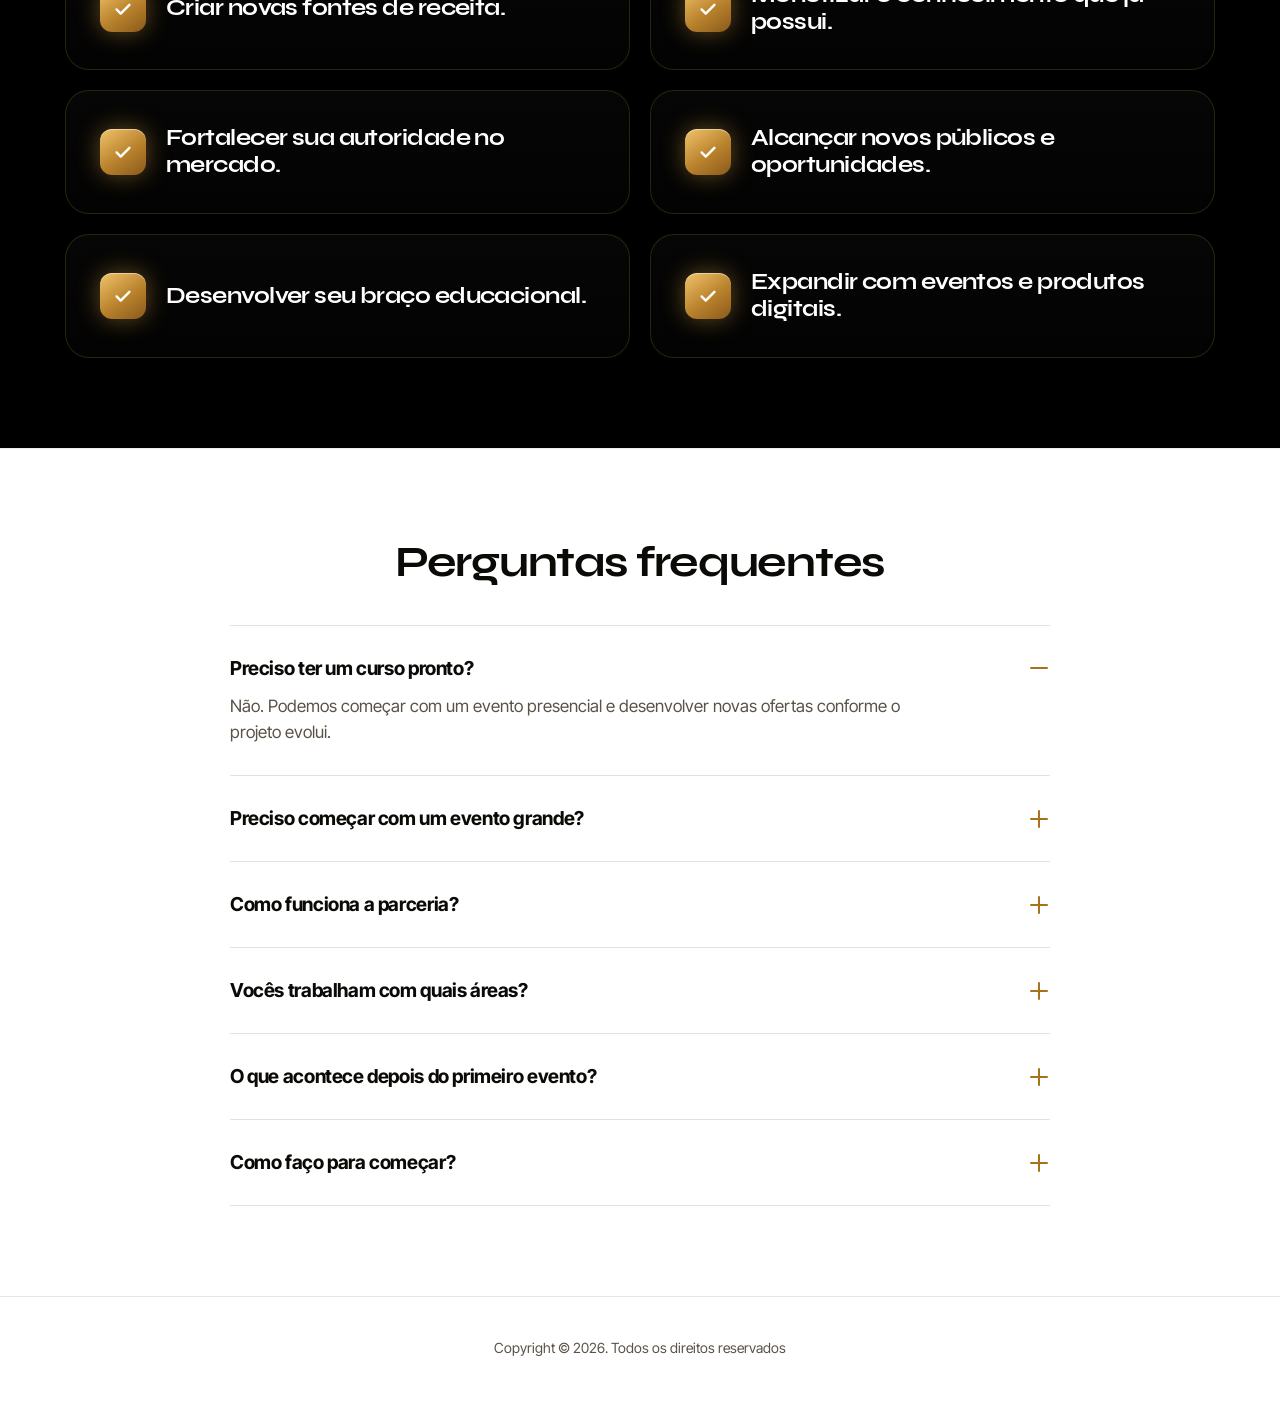
<file: educacional.html>
<!DOCTYPE html>
<html lang="pt-BR">
<head>
<meta charset="UTF-8">
<meta name="viewport" content="width=device-width, initial-scale=1">
<title>Direcionamento Educacional | Transforme sua autoridade em uma nova fonte de receita</title>
<meta name="description" content="Transformamos o conhecimento de profissionais de referência em eventos, experiências educacionais e novas oportunidades de negócio.">
<meta property="og:title" content="Expansão Educacional">
<meta property="og:description" content="Você já construiu autoridade. Agora é hora de transformar isso em uma nova fonte de receita.">
<meta property="og:image" content="assets/edu-hero.webp">
<meta name="theme-color" content="#070605">

<link rel="preload" as="image" href="assets/edu-hero.webp?v=1795140663" media="(min-width: 1080px)">
<link rel="preload" as="image" href="assets/edu-hero-center.webp?v=1795196762" media="(min-width: 601px) and (max-width: 1079px)">
<link rel="preload" as="image" href="assets/edu-hero-mobile.webp?v=1795140663" media="(max-width: 600px)">
<link rel="preload" as="font" type="font/woff2" href="assets/fonts/Syne-Bold.woff2" crossorigin>
<link rel="preload" as="font" type="font/woff" href="assets/fonts/InterTight-Variable.woff" crossorigin>

<link rel="stylesheet" href="assets/site.css?v=1795205085">
</head>
<body data-ribbon-words="Autoridade|Eventos|Experiências|Estratégia|Posicionamento|Conhecimento|Expansão|Educação">

<!-- SVG sprites reutilizáveis -->
<svg width="0" height="0" style="position:absolute" aria-hidden="true">
  <symbol id="i-arrow" viewBox="0 0 24 24"><path d="M4 12h15M13 6l6 6-6 6" fill="none" stroke="currentColor" stroke-width="2.4" stroke-linecap="round" stroke-linejoin="round"/></symbol>
  <symbol id="i-check" viewBox="0 0 24 24"><path d="M5 12.5l4.5 4.5L19 7.5" fill="none" stroke="currentColor" stroke-width="2.6" stroke-linecap="round" stroke-linejoin="round"/></symbol>
  <symbol id="i-spark" viewBox="0 0 24 24"><path d="M12 0l2.6 9.4L24 12l-9.4 2.6L12 24l-2.6-9.4L0 12l9.4-2.6z" fill="currentColor"/></symbol>
  <symbol id="i-wa" viewBox="0 0 24 24"><path fill="currentColor" d="M12.04 2C6.58 2 2.13 6.45 2.13 11.91c0 1.75.46 3.45 1.32 4.95L2.05 22l5.25-1.38a9.9 9.9 0 0 0 4.74 1.21h.01c5.46 0 9.91-4.45 9.91-9.91A9.88 9.88 0 0 0 12.04 2zm5.8 14.03c-.24.68-1.42 1.3-1.96 1.35-.5.05-1.13.07-1.82-.11a16.5 16.5 0 0 1-1.65-.61c-2.9-1.25-4.8-4.17-4.94-4.36-.14-.2-1.18-1.57-1.18-3 0-1.42.75-2.12 1.01-2.41.27-.29.58-.36.78-.36h.56c.18 0 .42-.07.66.5.24.58.83 2 .9 2.15.07.14.12.31.02.5-.1.2-.14.31-.29.48-.14.17-.3.38-.43.5-.14.15-.29.3-.12.59.17.29.74 1.22 1.59 1.98 1.1.97 2.02 1.28 2.3 1.42.3.15.46.12.63-.07.17-.2.73-.85.92-1.14.2-.29.39-.24.65-.14.27.1 1.7.8 1.99.95.29.14.48.22.55.34.08.12.08.69-.16 1.37z"/></symbol>
  <symbol id="i-cap" viewBox="0 0 24 24"><path d="M2.5 9L12 4.5 21.5 9 12 13.5z" fill="none" stroke="currentColor" stroke-width="2" stroke-linejoin="round"/><path d="M6.5 11v4.6c0 1.4 2.5 3.4 5.5 3.4s5.5-2 5.5-3.4V11M21.5 9v5" fill="none" stroke="currentColor" stroke-width="2" stroke-linecap="round"/></symbol>
  <symbol id="i-pin" viewBox="0 0 24 24"><path d="M12 22s7-6.2 7-12a7 7 0 1 0-14 0c0 5.8 7 12 7 12z" fill="none" stroke="currentColor" stroke-width="2" stroke-linejoin="round"/><circle cx="12" cy="10" r="2.6" fill="none" stroke="currentColor" stroke-width="2"/></symbol>
  <symbol id="i-palette" viewBox="0 0 24 24"><path d="M12 3a9 9 0 0 0 0 18c1.4 0 2-1 2-2 0-1.4-1.2-1.6-1.2-2.8 0-1 .8-1.7 1.8-1.7H17a4 4 0 0 0 4-4C21 6.4 17 3 12 3z" fill="none" stroke="currentColor" stroke-width="2" stroke-linejoin="round"/><circle cx="7.5" cy="11" r="1.3" fill="currentColor"/><circle cx="10" cy="7.2" r="1.3" fill="currentColor"/><circle cx="14.5" cy="7.2" r="1.3" fill="currentColor"/></symbol>
  <symbol id="i-insta" viewBox="0 0 24 24"><rect x="3.5" y="3.5" width="17" height="17" rx="5" fill="none" stroke="currentColor" stroke-width="2"/><circle cx="12" cy="12" r="4" fill="none" stroke="currentColor" stroke-width="2"/><circle cx="17.2" cy="6.8" r="1.2" fill="currentColor"/></symbol>
  <symbol id="i-web" viewBox="0 0 24 24"><rect x="3" y="4" width="18" height="15" rx="2.5" fill="none" stroke="currentColor" stroke-width="2"/><path d="M3 8.5h18" stroke="currentColor" stroke-width="2"/><circle cx="6" cy="6.3" r=".9" fill="currentColor"/><circle cx="8.6" cy="6.3" r=".9" fill="currentColor"/><path d="M7 13h6M7 16h10" stroke="currentColor" stroke-width="2" stroke-linecap="round"/></symbol>
  <symbol id="i-video" viewBox="0 0 24 24"><rect x="3" y="6" width="13" height="12" rx="2.5" fill="none" stroke="currentColor" stroke-width="2"/><path d="M16 10.5l5-3v9l-5-3z" fill="none" stroke="currentColor" stroke-width="2" stroke-linejoin="round"/></symbol>
  <symbol id="i-camera" viewBox="0 0 24 24"><path d="M4 8h3l1.6-2.5h6.8L17 8h3a1 1 0 0 1 1 1v9a1 1 0 0 1-1 1H4a1 1 0 0 1-1-1V9a1 1 0 0 1 1-1z" fill="none" stroke="currentColor" stroke-width="2" stroke-linejoin="round"/><circle cx="12" cy="13" r="3.4" fill="none" stroke="currentColor" stroke-width="2"/></symbol>
</svg>

<nav class="topnav" aria-label="Navegação principal">
  <div class="topnav__inner">
    <div class="topnav__links">
      <a href="index.html">Início</a>
      <a href="educacional.html" aria-current="page"><span class="nf">Direcionamento </span>Educacional</a>
      <a href="digital.html"><span class="nf">Expansão </span>Digital</a>
    </div>
  </div>
</nav>

<main>

<!-- ============ 01 HERO ============ -->
<section class="hero hero--edu" id="inicio">
  <div class="hero__bg" aria-hidden="true"></div>
  <div class="hero__inner">
    <div class="hero__content">
      <h1 class="reveal">Você já construiu autoridade. Agora é hora de transformar isso em <span class="hl">uma nova fonte de receita.</span></h1>
      <p class="hero__sub reveal" data-delay="1">Transformamos o conhecimento de profissionais de referência em eventos, experiências educacionais e novas oportunidades de negócio.</p>
      <a class="btn reveal" data-delay="2" data-wa="Oi! Vi o site e gostaria de mais informações sobre o Direcionamento Educacional." href="#" target="_blank" rel="noopener">
        Quero expandir meu negócio
      </a>
    </div>
  </div>

  <div class="ribbons" aria-hidden="true">
    <div class="ribbon"><div class="ribbon__track" data-ribbon></div></div>
  </div>
</section>

<!-- ============ 02 PARA QUEM É ============ -->
<section class="forwho" id="para-quem">
  <div class="forwho__bg" aria-hidden="true"></div>
  <div class="container forwho__grid">
    <div class="forwho__content">
      <h2 class="reveal">Este projeto é para <span class="hl" style="white-space:nowrap">você que:</span></h2>
      <div class="forwho__list">
        <article class="fcard reveal" data-delay="1">
          <span class="bcard__check"><svg><use href="#i-check"/></svg></span>
          <div><h3>Já é referência no que faz</h3><p>Tem conhecimento, experiência e reconhecimento na sua área e na sua região.</p></div>
        </article>
        <article class="fcard reveal" data-delay="2">
          <span class="bcard__check"><svg><use href="#i-check"/></svg></span>
          <div><h3>Tem pessoas que confiam em você</h3><p>Clientes, pacientes ou seguidores que valorizam o seu trabalho e querem aprender com você.</p></div>
        </article>
        <article class="fcard reveal" data-delay="3">
          <span class="bcard__check"><svg><use href="#i-check"/></svg></span>
          <div><h3>Quer crescer além da rotina</h3><p>Busca uma nova fonte de receita sem depender apenas dos atendimentos e da agenda atual.</p></div>
        </article>
      </div>
    </div>
  </div>
</section>

<!-- ============ 03 COMO FUNCIONA NOSSO PROJETO ============ -->
<section class="process" id="processo">
  <div class="container">
    <header class="sec-head">
      <h2 class="reveal">Como funciona <span class="hl">nosso projeto?</span></h2>
    </header>
  </div>
  <div class="process__stage reveal">
    <div class="process__img" aria-hidden="true"></div>
    <!-- linhas ligando cada card a uma peça (coordenadas da imagem 1672×941) -->
    <svg class="process__lines" viewBox="0 0 1672 941" preserveAspectRatio="none" aria-hidden="true">
      <defs><linearGradient id="pl-line" x1="0" x2="1"><stop offset="0" stop-color="#f5dca6" stop-opacity=".25"/><stop offset=".5" stop-color="#d9a441"/><stop offset="1" stop-color="#f5dca6" stop-opacity=".9"/></linearGradient></defs>
      <path pathLength="1" d="M451 270H690V545"/>
      <path pathLength="1" d="M1221 270H982V545"/>
      <path pathLength="1" d="M451 840H588V735"/>
      <path pathLength="1" d="M1221 840H1086V735"/>
      <circle cx="690" cy="545" r="5"/><circle cx="982" cy="545" r="5"/><circle cx="588" cy="735" r="5"/><circle cx="1086" cy="735" r="5"/>
    </svg>
    <article class="pstep pstep--1">
      <span class="pstep__n">01.</span>
      <h3>Planejamento estratégico</h3>
      <p>Definimos a oferta, o público e o formato ideal para o seu projeto.</p>
    </article>
    <article class="pstep pstep--2">
      <span class="pstep__n">02.</span>
      <h3>Posicionamento e lançamento</h3>
      <p>Criamos a identidade, a comunicação e a estratégia de lançamento.</p>
    </article>
    <article class="pstep pstep--3">
      <span class="pstep__n">03.</span>
      <h3>Divulgação e vendas</h3>
      <p>Estruturamos a captação de interessados, o atendimento e o processo comercial.</p>
    </article>
    <article class="pstep pstep--4">
      <span class="pstep__n">04.</span>
      <h3>Execução e expansão</h3>
      <p>Organizamos o evento e planejamos novas edições e produtos educacionais.</p>
    </article>
  </div>
</section>

<!-- ============ 04 PROVOCAÇÃO ============ -->
<section class="provoke" id="agora">
  <div class="container provoke__grid">
    <div>
      <h2 class="reveal" data-delay="1">Você vai esperar seu <span class="hl">concorrente</span> transformar conhecimento em negócio primeiro?</h2>
      <div class="race reveal" data-delay="2" aria-hidden="true">
        <span class="race__line"></span>
        <svg class="race__arrow" viewBox="0 0 16 14"><path d="M1 1l13 6-13 6" fill="none" stroke="currentColor" stroke-width="2" stroke-linecap="round" stroke-linejoin="round"/></svg>
        <span class="race__runner">
          <svg viewBox="0 0 40 40" fill="none" stroke="currentColor" stroke-width="2.6" stroke-linecap="round" stroke-linejoin="round">
            <circle cx="25" cy="6" r="3.6" fill="currentColor" stroke="none"/>
            <path d="M23 12l-5 11 7 5-2 10"/>
            <path d="M18 23l-7 4-4-2"/>
            <path d="M22 14l-8 1-4 6"/>
            <path d="M22 15l5 6 7-1"/>
          </svg>
        </span>
      </div>
    </div>
    <div class="provoke__side">
      <p class="reveal" data-delay="2">Enquanto alguns profissionais se limitam à própria rotina, outros encontram novas formas de crescer, ensinar e fortalecer sua autoridade.</p>
      <p class="reveal" data-delay="3"><strong>O próximo nome de referência na educação do seu mercado pode ser o seu.</strong></p>
      <a class="btn btn--ring reveal" data-delay="4" data-wa="Oi! Vi o site e gostaria de mais informações sobre o Direcionamento Educacional." href="#" target="_blank" rel="noopener">
        Quero sair na frente
      </a>
    </div>
  </div>
</section>

<!-- ============ 05 BENEFÍCIOS (checks) ============ -->
<section class="benefits" id="beneficios">
  <div class="container">
    <header class="sec-head">
      <h2 class="reveal" data-delay="1">Uma nova forma de crescer, <span class="hl">sem depender apenas da sua rotina atual.</span></h2>
      <p class="reveal" data-delay="2">Com uma estrutura pensada para o seu negócio, você abre espaço para:</p>
    </header>

    <div class="benefits__grid">
      <div class="bcard reveal" data-delay="1">
        <span class="bcard__check"><svg><use href="#i-check"/></svg></span>
        <h3>Criar novas fontes de receita.</h3>
      </div>
      <div class="bcard reveal" data-delay="2">
        <span class="bcard__check"><svg><use href="#i-check"/></svg></span>
        <h3>Monetizar o conhecimento que já possui.</h3>
      </div>
      <div class="bcard reveal" data-delay="1">
        <span class="bcard__check"><svg><use href="#i-check"/></svg></span>
        <h3>Fortalecer sua autoridade no mercado.</h3>
      </div>
      <div class="bcard reveal" data-delay="2">
        <span class="bcard__check"><svg><use href="#i-check"/></svg></span>
        <h3>Alcançar novos públicos e oportunidades.</h3>
      </div>
      <div class="bcard reveal" data-delay="1">
        <span class="bcard__check"><svg><use href="#i-check"/></svg></span>
        <h3>Desenvolver seu braço educacional.</h3>
      </div>
      <div class="bcard reveal" data-delay="2">
        <span class="bcard__check"><svg><use href="#i-check"/></svg></span>
        <h3>Expandir com eventos e produtos digitais.</h3>
      </div>
    </div>
  </div>
</section>

<!-- ============ FAQ (os dois serviços) ============ -->
<section class="final" id="faq">
  <div class="container faq">
    <header class="faq__head">
      <h2 class="reveal">Perguntas frequentes</h2>
    </header>
    <details class="faq__item reveal" open>
      <summary><h3>Preciso ter um curso pronto?</h3><span class="faq__plus" aria-hidden="true"></span></summary>
      <div class="faq__a"><div><p>Não. Podemos começar com um evento presencial e desenvolver novas ofertas conforme o projeto evolui.</p></div></div>
    </details>
    <details class="faq__item reveal">
      <summary><h3>Preciso começar com um evento grande?</h3><span class="faq__plus" aria-hidden="true"></span></summary>
      <div class="faq__a"><div><p>Não. Nossa proposta é começar com experiências menores, validar a demanda e crescer de forma planejada.</p></div></div>
    </details>
    <details class="faq__item reveal">
      <summary><h3>Como funciona a parceria?</h3><span class="faq__plus" aria-hidden="true"></span></summary>
      <div class="faq__a"><div><p>Nós cuidamos da estrutura estratégica, visual e comercial. Você entra com seu conhecimento e experiência. O modelo é definido em conjunto.</p></div></div>
    </details>
    <details class="faq__item reveal">
      <summary><h3>Vocês trabalham com quais áreas?</h3><span class="faq__plus" aria-hidden="true"></span></summary>
      <div class="faq__a"><div><p>Com especialistas de diferentes segmentos que já possuem conhecimento, autoridade e potencial educacional.</p></div></div>
    </details>
    <details class="faq__item reveal">
      <summary><h3>O que acontece depois do primeiro evento?</h3><span class="faq__plus" aria-hidden="true"></span></summary>
      <div class="faq__a"><div><p>Planejamos as próximas oportunidades de crescimento, como novas edições, mentorias e produtos educacionais, de acordo com os resultados do projeto.</p></div></div>
    </details>
    <details class="faq__item reveal">
      <summary><h3>Como faço para começar?</h3><span class="faq__plus" aria-hidden="true"></span></summary>
      <div class="faq__a"><div><p>Clique em um dos botões da página e fale com a gente pelo WhatsApp. Vamos entender o seu conhecimento, o seu público e o melhor formato para o seu projeto.</p></div></div>
    </details>
  </div>
</section>

</main>

<footer class="footer">
  <div class="container">Copyright © 2026. Todos os direitos reservados</div>
</footer>


<a class="wa-float" data-wa="Oi! Vi o site e gostaria de mais informações sobre o Direcionamento Educacional." href="#" target="_blank" rel="noopener" aria-label="Falar no WhatsApp">
  <svg><use href="#i-wa"/></svg>
</a>

<script src="assets/site.js?v=1795058932"></script>
</body>
</html>
</file>
<file: assets/site.css>
/* ---------- Fontes (arquivos em assets/fonts) ---------- */
@font-face{font-family:"Syne";src:url("fonts/Syne-Bold.woff2") format("woff2");font-weight:600 700;font-style:normal;font-display:swap}
@font-face{font-family:"Syne";src:url("fonts/Syne-Extra.woff2") format("woff2");font-weight:800;font-style:normal;font-display:swap}
@font-face{font-family:"Inter Tight";src:url("fonts/InterTight-Variable.woff") format("woff");font-weight:100 900;font-style:normal;font-display:swap}

/* =========================================================
   TOKENS — troque aqui cores e fontes do projeto inteiro
   ========================================================= */
:root{
  --bg:        #070605;   /* preto quente (base) */
  --bg-2:      #0c0a07;   /* preto amadeirado */
  --brown:     #17120b;   /* marrom escuro */
  --brown-2:   #241b0f;
  --gold:      #d9a441;   /* dourado (destaques) */
  --gold-2:    #b9822c;   /* dourado profundo (gradientes) */
  --champagne: #f5dca6;   /* champanhe (brilhos) */
  --bronze:    #8a5a1c;   /* bronze (profundidade) */
  --white:     #ffffff;
  --text:      #cfc6b6;
  --muted:     #968c7d;
  --line:      rgba(245,220,166,.14);

  --font-display: "Syne", "Inter Tight", system-ui, sans-serif;
  --font-body:    "Inter Tight", "Inter", system-ui, sans-serif;

  --radius: 22px;
  --container: 1200px;
}

*,*::before,*::after{box-sizing:border-box}
html{scroll-behavior:smooth;-webkit-text-size-adjust:100%;overflow-x:hidden}
body{
  margin:0;background:var(--bg);color:var(--text);
  font-family:var(--font-body);font-size:18px;line-height:1.55;
  -webkit-font-smoothing:antialiased;overflow-x:hidden;
}
img,svg{display:block;max-width:100%}
a{color:inherit;text-decoration:none}
h1,h2,h3{margin:0;color:var(--white);font-family:var(--font-display);font-weight:700;letter-spacing:-.03em;line-height:1.05}
p{margin:0}
.hl{color:var(--gold)}
.container{width:min(var(--container),100% - 48px);margin-inline:auto}
section{position:relative}

/* ---------- Botão (pílula com seta) ---------- */
.btn{
  --h:76px;justify-content:center;text-align:center;
  display:inline-flex;align-items:center;gap:28px;
  height:var(--h);padding:0 52px;border-radius:999px;
  background:linear-gradient(90deg,#f3cd7a 0%,var(--gold) 45%,var(--gold-2) 100%);
  color:#140f08;font-family:var(--font-body);font-weight:700;font-size:21px;letter-spacing:-.02em;text-transform:uppercase;
  box-shadow:0 18px 50px -12px rgba(185,130,44,.65),inset 0 1px 0 rgba(255,255,255,.35);
  position:relative;isolation:isolate;overflow:hidden;
  transition:transform .35s cubic-bezier(.2,.8,.2,1),box-shadow .35s;
}
.btn::after{ /* brilho que passa */
  content:"";position:absolute;inset:0;z-index:-1;
  background:linear-gradient(110deg,transparent 30%,rgba(255,255,255,.45) 50%,transparent 70%);
  transform:translateX(-120%);animation:shine 4.5s ease-in-out infinite;
}
.btn__arrow{
  width:46px;height:46px;border-radius:50%;background:#0a0704;color:var(--champagne);display:grid;place-items:center;flex:none;
  transition:transform .35s cubic-bezier(.2,.8,.2,1);
}
.btn__arrow svg{width:18px;height:18px}
.btn:hover{transform:translateY(-3px);box-shadow:0 24px 60px -10px rgba(185,130,44,.85),inset 0 1px 0 rgba(255,255,255,.35)}
.btn:hover .btn__arrow{transform:translateX(5px)}
@keyframes shine{0%,60%{transform:translateX(-120%)}100%{transform:translateX(120%)}}

/* Variante com anel (seção 3) */
.btn--ring{outline:1.5px solid rgba(245,220,166,.45);outline-offset:6px}

/* ---------- Eyebrow ---------- */
.eyebrow{
  display:inline-flex;align-items:center;gap:10px;
  padding:9px 18px;border-radius:999px;border:1px solid var(--line);
  background:rgba(185,130,44,.07);color:var(--champagne);
  font-size:13px;font-weight:600;letter-spacing:.14em;text-transform:uppercase;
}
.eyebrow i{width:7px;height:7px;border-radius:50%;background:var(--gold);box-shadow:0 0 12px var(--gold)}

.sec-head h2:first-child,.faq__head h2:first-child,.provoke h2:first-child{margin-top:0}

/* ---------- Reveal on scroll ---------- */
.reveal{opacity:0;transform:translateY(34px);transition:opacity .9s cubic-bezier(.2,.8,.2,1),transform .9s cubic-bezier(.2,.8,.2,1)}
.reveal.is-in{opacity:1;transform:none}
.reveal[data-delay="1"]{transition-delay:.1s}
.reveal[data-delay="2"]{transition-delay:.2s}
.reveal[data-delay="3"]{transition-delay:.3s}
.reveal[data-delay="4"]{transition-delay:.4s}
.reveal[data-delay="5"]{transition-delay:.5s}

/* =========================================================
   01 — HERO
   ========================================================= */
.hero{
  /* altura da foto: no máx. metade da largura (16:9 de 50vw) e da altura da tela */
  --H:clamp(500px,min(48vw,100svh),1000px);
  min-height:var(--H);display:flex;align-items:center;
  background:var(--bg);padding:110px 0 120px;overflow-x:clip;
}
/* A foto fica ancorada à direita, sempre inteira (sem cortes laterais) */
/* Foto ancorada no canto inferior direito, sempre inteira e ocupando ~metade da tela */
.hero__bg{position:absolute;bottom:0;right:0;height:var(--H);width:calc(var(--H) * 2.171);pointer-events:none;
  background:url("hero-desktop.webp?v=1795059457") center / cover no-repeat;
  -webkit-mask-image:linear-gradient(180deg,transparent 0%,#000 10%);mask-image:linear-gradient(180deg,transparent 0%,#000 10%)}
.hero__bg::after{content:"";position:absolute;inset:0;
  background:linear-gradient(90deg,var(--bg) 0%,rgba(7,6,5,.6) 10%,rgba(7,6,5,0) 26%),linear-gradient(0deg,rgba(7,6,5,.5) 0%,rgba(7,6,5,0) 22%)}
.hero__inner{position:relative;width:min(1680px,100% - 48px);margin-inline:auto;padding-left:clamp(0px,4.2vw,96px)}
/* O texto termina antes de onde começam os elementos da foto (~45% da imagem) */
.hero__content{max-width:min(780px,calc(100vw - 1.15 * var(--H) - max(24px,(100vw - 1680px) / 2) - clamp(0px,4.2vw,96px) - 48px))}
.hero h1{font-size:clamp(1.85rem,2.75vw,3.6rem)}
.hero__sub{margin-top:12px;font-size:clamp(1.05rem,1.4vw,1.75rem);line-height:1.35;letter-spacing:-.02em;color:#b3aa9c;font-weight:400}
.hero .btn{--h:58px;margin-top:36px;white-space:nowrap;font-size:clamp(15px,1.1vw,17px);padding:0 clamp(30px,2.6vw,42px)}
.hero .btn .btn__arrow{width:38px;height:38px}
.hero .btn .btn__arrow svg{width:16px;height:16px}

/* Faixas infinitas */
/* Faixa infinita integrada à base da imagem */
.ribbons{position:absolute;left:0;right:0;bottom:0;z-index:3;pointer-events:none}
.ribbon{
  position:relative;overflow:hidden;padding:20px 0;color:var(--champagne);
  background:linear-gradient(180deg,rgba(7,6,5,.35) 0%,rgba(7,6,5,.78) 100%);
  backdrop-filter:blur(10px) saturate(1.2);-webkit-backdrop-filter:blur(10px) saturate(1.2);
  border-top:1px solid rgba(217,164,65,.35);border-bottom:1px solid rgba(217,164,65,.35);
  -webkit-mask-image:linear-gradient(90deg,transparent 0%,#000 8%,#000 92%,transparent 100%);
          mask-image:linear-gradient(90deg,transparent 0%,#000 8%,#000 92%,transparent 100%);
}
.ribbon::before,.ribbon::after{content:"";position:absolute;left:0;right:0;height:1px;background:linear-gradient(90deg,transparent,var(--champagne),transparent);opacity:.7}
.ribbon::before{top:0}.ribbon::after{bottom:0}
.ribbon__track{display:flex;width:max-content;animation:marquee 46s linear infinite}
.ribbon__group{display:flex;align-items:center;flex:none}
.ribbon__item{display:flex;align-items:center;gap:30px;padding-right:30px;font-family:var(--font-display);font-weight:600;font-size:14px;letter-spacing:.18em;opacity:.9;text-transform:uppercase;white-space:nowrap}
.ribbon__item svg{width:14px;height:14px;flex:none;color:var(--gold)}
@keyframes marquee{to{transform:translateX(-50%)}}

/* Cabeçalho padrão de seção */
.sec-head{text-align:center;max-width:860px;margin:0 auto 60px}
.sec-head h2{font-size:clamp(1.9rem,3.2vw,3.35rem);margin-top:22px}
.sec-head p{margin:22px auto 0;max-width:680px;font-size:clamp(1.05rem,1.35vw,1.25rem);color:var(--text)}

/* =========================================================
   02 — PARA QUEM É
   ========================================================= */
.forwho{display:flex;align-items:center;min-height:max(560px,50vw);padding:70px 0;background:#000;overflow:hidden}
/* Foto 16:9 sempre na largura total: o notebook nunca passa da metade esquerda */
.forwho__bg{position:absolute;left:0;top:50%;width:100%;aspect-ratio:16/9;transform:translateY(-50%);pointer-events:none;
  background:url("para-quem-bg.webp") center / cover no-repeat;
  -webkit-mask-image:linear-gradient(180deg,transparent 0%,#000 12%,#000 88%,transparent 100%);
          mask-image:linear-gradient(180deg,transparent 0%,#000 12%,#000 88%,transparent 100%)}
.forwho__grid{position:relative;display:grid;grid-template-columns:1fr 1fr;gap:48px;align-items:center}
.forwho__content{grid-column:2}
.forwho h2{font-size:clamp(1.9rem,3vw,3rem);margin-bottom:34px}
.forwho__list{display:grid;gap:14px}
.fcard{
  display:flex;align-items:flex-start;gap:18px;padding:24px 26px;border-radius:22px;
  background:linear-gradient(180deg,rgba(255,255,255,.04),rgba(255,255,255,.012));
  border:1px solid rgba(217,164,65,.2);
  backdrop-filter:blur(6px);-webkit-backdrop-filter:blur(6px);
  transition:opacity .9s cubic-bezier(.2,.8,.2,1),transform .9s cubic-bezier(.2,.8,.2,1),border-color .4s,background .4s;
}
.fcard:hover{border-color:rgba(217,164,65,.5);background:linear-gradient(180deg,rgba(217,164,65,.07),rgba(255,255,255,.012))}
.fcard h3{font-size:clamp(1.15rem,1.45vw,1.35rem);line-height:1.25;letter-spacing:-.02em;margin:2px 0 8px}
.fcard p{font-size:16.5px;line-height:1.55;color:var(--text)}

/* =========================================================
   03 — PROVOCAÇÃO
   ========================================================= */
.provoke{padding:90px 0;background:linear-gradient(180deg,var(--bg) 0%,#040302 100%);overflow:hidden}
.provoke::before{content:"";position:absolute;left:-10%;top:10%;width:60%;height:80%;background:radial-gradient(closest-side,rgba(138,90,28,.16),transparent);pointer-events:none}
.provoke__grid{display:grid;grid-template-columns:1.15fr .85fr;gap:80px;align-items:center}
.provoke h2{font-size:clamp(2.1rem,4.1vw,4.4rem);margin-top:26px;line-height:1.04}
.race{position:relative;margin-top:46px;height:52px;max-width:640px}
.race__line{position:absolute;left:0;right:6px;bottom:8px;height:2px;background:linear-gradient(90deg,rgba(217,164,65,.25),var(--gold))}
.race__arrow{position:absolute;right:0;bottom:2px;width:16px;height:14px;color:var(--gold)}
.race__runner{position:absolute;left:0;bottom:10px;width:46px;height:46px;color:var(--gold);filter:drop-shadow(0 0 8px rgba(217,164,65,.8))}
.provoke__side p{font-size:clamp(1.05rem,1.35vw,1.3rem);line-height:1.6;color:#b8ae9e}
.provoke__side p + p{margin-top:18px}
.provoke__side strong{color:#fff;font-weight:600}
.provoke__side .btn{margin-top:42px;--h:64px;font-size:18px;padding:0 44px;white-space:nowrap}

/* Check dourado (usado nos cards da seção 2) */
.bcard__check{
  flex:none;width:46px;height:46px;border-radius:12px;display:grid;place-items:center;color:#fff;
  background:linear-gradient(145deg,#f0c46a 0%,var(--gold-2) 55%,var(--bronze) 100%);
  box-shadow:0 0 24px rgba(217,164,65,.45),inset 0 1px 0 rgba(255,255,255,.45);
}
.bcard__check svg{width:22px;height:22px}

/* =========================================================
   05 — COMO FUNCIONA NOSSO PROJETO (tabuleiro com cards ligados às peças)
   ========================================================= */
.process{padding:80px 0 80px;background:#000;overflow:hidden}
.process .sec-head{margin-bottom:0;position:relative;z-index:2}
.process__stage{position:relative;width:min(1400px,100% - 32px);margin:-40px auto 0;aspect-ratio:1672 / 941;
  container-type:inline-size}
.process__img{position:absolute;inset:0;background:url("processo-bg.webp") center / cover no-repeat;
  -webkit-mask-image:radial-gradient(75% 85% at 50% 55%,#000 60%,transparent 100%);
          mask-image:radial-gradient(75% 85% at 50% 55%,#000 60%,transparent 100%)}
.process__lines{position:absolute;inset:0;width:100%;height:100%;overflow:visible;pointer-events:none}
.process__lines path{fill:none;stroke:url(#pl-line);stroke-width:1.4;vector-effect:non-scaling-stroke;
  stroke-dasharray:1;stroke-dashoffset:1;transition:stroke-dashoffset 1.4s cubic-bezier(.6,0,.2,1) .25s}
.process__lines circle{fill:var(--champagne);opacity:0;transition:opacity .4s 1.5s;filter:drop-shadow(0 0 6px var(--gold))}
.process__stage.is-in .process__lines path{stroke-dashoffset:0}
.process__stage.is-in .process__lines circle{opacity:1}
.pstep{position:absolute;width:24%;padding:clamp(16px,1.6cqw,24px) clamp(18px,1.8cqw,26px);border-radius:16px;
  background:linear-gradient(180deg,rgba(24,19,12,.82),rgba(10,8,5,.82));
  border:1px solid rgba(217,164,65,.32);
  box-shadow:0 20px 50px -20px rgba(0,0,0,.9),inset 0 1px 0 rgba(255,255,255,.06);
  backdrop-filter:blur(8px);-webkit-backdrop-filter:blur(8px);
  transition:opacity .9s cubic-bezier(.2,.8,.2,1),transform .9s cubic-bezier(.2,.8,.2,1),border-color .4s}
.pstep:hover{border-color:rgba(217,164,65,.65)}
.pstep--1{left:3%;top:20%}
.pstep--2{right:3%;top:20%}
.pstep--3{left:3%;bottom:2%}
.pstep--4{right:3%;bottom:2%}
.pstep__n{display:block;font-family:var(--font-display);font-weight:700;font-size:clamp(12px,1cqw,14px);letter-spacing:.06em;color:var(--gold);margin-bottom:6px}
.pstep h3{font-size:clamp(1rem,1.35cqw,1.3rem);line-height:1.2;letter-spacing:-.02em;margin-bottom:8px}
.pstep p{font-size:clamp(13.5px,1.05cqw,16px);line-height:1.5;color:var(--text)}

/* =========================================================
   06 — FAQ (simples)
   ========================================================= */
.final{padding:90px 0 90px;background:linear-gradient(180deg,var(--bg) 0%,#040302 100%)}
.faq{max-width:820px;margin:0 auto}
.faq__head{text-align:center;margin-bottom:40px}
.faq__head h2{font-size:clamp(2rem,3.4vw,3.2rem);margin-top:22px}
.faq__item{padding:30px 0;border-top:1px solid rgba(255,255,255,.09)}
.faq__item:last-child{border-bottom:1px solid rgba(255,255,255,.09)}
.faq__item summary{list-style:none;cursor:pointer;display:flex;align-items:center;justify-content:space-between;gap:24px}
.faq__item summary::-webkit-details-marker{display:none}
.faq__item summary:focus-visible{outline:2px solid var(--gold);outline-offset:6px;border-radius:6px}
.faq__plus{flex:none;position:relative;width:22px;height:22px;transition:transform .4s cubic-bezier(.2,.8,.2,1)}
.faq__plus::before,.faq__plus::after{content:"";position:absolute;left:50%;top:50%;width:18px;height:2px;border-radius:2px;background:var(--gold);transform:translate(-50%,-50%)}
.faq__plus::after{transform:translate(-50%,-50%) rotate(90deg);transition:transform .4s cubic-bezier(.2,.8,.2,1),opacity .3s}
.faq__item[open] .faq__plus{transform:rotate(180deg)}
.faq__item[open] .faq__plus::after{transform:translate(-50%,-50%) rotate(0);opacity:0}
.faq__item summary:hover h3{color:var(--champagne)}
.faq__a{display:grid;grid-template-rows:0fr;transition:grid-template-rows .45s cubic-bezier(.2,.8,.2,1)}
.faq__item.is-open .faq__a{grid-template-rows:1fr}
.faq__a > div{overflow:hidden}
.faq__item h3{transition:color .3s;font-family:var(--font-body);font-size:clamp(1.1rem,1.5vw,1.3rem);font-weight:700;letter-spacing:-.02em;line-height:1.3}
.faq__item p{padding-top:12px;font-size:17px;color:var(--text);max-width:720px}

.footer{padding:40px 0 50px;background:#040302;border-top:1px solid rgba(255,255,255,.06);text-align:center;font-size:14px;color:var(--muted)}

/* Botão flutuante WhatsApp */
.wa-float{position:fixed;right:22px;bottom:22px;z-index:50;width:60px;height:60px;border-radius:50%;display:grid;place-items:center;background:linear-gradient(135deg,var(--gold),var(--gold-2));box-shadow:0 14px 34px -8px rgba(185,130,44,.8);color:#140f08;transform:translateY(120px);transition:transform .5s cubic-bezier(.2,.8,.2,1)}
.wa-float.is-visible{transform:none}
.wa-float svg{width:28px;height:28px}
.wa-float::before{content:"";position:absolute;inset:0;border-radius:50%;border:2px solid var(--gold);animation:pulse 2.4s ease-out infinite}
@keyframes pulse{from{transform:scale(1);opacity:.8}to{transform:scale(1.55);opacity:0}}

/* =========================================================
   05 — BENEFÍCIOS (checks)
   ========================================================= */
.benefits{padding:90px 0;background:#000;overflow:hidden}
.benefits__grid{display:grid;grid-template-columns:repeat(2,1fr);gap:20px;position:relative;max-width:1150px;margin-inline:auto}
.bcard{
  display:flex;align-items:center;gap:20px;padding:34px 34px;border-radius:24px;
  background:linear-gradient(180deg,rgba(255,255,255,.025),rgba(255,255,255,.01));
  border:1px solid rgba(217,164,65,.18);
  transition:opacity .9s cubic-bezier(.2,.8,.2,1),transform .9s cubic-bezier(.2,.8,.2,1),border-color .4s,background .4s;
}
.bcard:hover{border-color:rgba(217,164,65,.45);background:linear-gradient(180deg,rgba(217,164,65,.06),rgba(255,255,255,.01))}
.bcard h3{font-size:clamp(1.25rem,1.75vw,1.65rem);line-height:1.2;letter-spacing:-.025em}

/* =========================================================
   KICKER — identifica a qual serviço cada seção pertence
   ========================================================= */
.kicker{display:block;font-family:var(--font-body);font-size:13px;font-weight:700;letter-spacing:.24em;text-transform:uppercase;color:var(--gold)}
.kicker + h2{margin-top:14px !important}
.provoke .kicker,.final .kicker,.choose .kicker,.digi-svc .kicker{color:#a8721c}

/* =========================================================
   ESCOLHA DO SERVIÇO
   ========================================================= */
.choose{padding:96px 0 100px;background:#fff;color:#5a5247}
.choose .sec-head{margin-bottom:48px}
.choose .sec-head h2{color:#0c0a07}
.choose .sec-head .hl{color:#a8721c}
.choose .sec-head p{color:#5a5247}
.choose__grid{display:grid;grid-template-columns:1fr 1fr;grid-template-rows:auto auto auto auto auto;column-gap:24px;max-width:1100px;margin-inline:auto}
.svc{
  grid-row:span 5;display:grid;grid-template-rows:subgrid;row-gap:0;
  position:relative;overflow:hidden;isolation:isolate;
  padding:40px 38px;border-radius:28px;color:var(--text);
  background:radial-gradient(90% 70% at 100% 0%,rgba(217,164,65,.22),transparent 60%),linear-gradient(180deg,#14100a 0%,#070605 100%);
  border:1px solid rgba(217,164,65,.28);
  box-shadow:0 40px 70px -40px rgba(12,10,7,.65);
  transition:opacity .9s cubic-bezier(.2,.8,.2,1),transform .5s cubic-bezier(.2,.8,.2,1),box-shadow .5s,border-color .5s;
}
.svc:hover{transform:translateY(-6px);border-color:rgba(217,164,65,.6);box-shadow:0 50px 80px -40px rgba(12,10,7,.75),0 0 50px -20px rgba(217,164,65,.5)}
.svc__icon{width:58px;height:58px;border-radius:17px;display:grid;place-items:center;color:#140f08;margin-bottom:24px;
  background:linear-gradient(145deg,#f0c46a 0%,var(--gold) 50%,var(--gold-2) 100%);box-shadow:0 12px 28px -8px rgba(217,164,65,.6),inset 0 1px 0 rgba(255,255,255,.5)}
.svc__icon svg{width:26px;height:26px}
.svc h3{font-size:clamp(1.45rem,2vw,1.9rem);margin:0 0 12px;align-self:end}
.svc > p{font-size:17px;line-height:1.55;color:#cfc6b6}
.svc ul{list-style:none;margin:26px 0 32px;padding:0;display:grid;gap:12px;align-content:start}
.svc li{display:flex;gap:12px;align-items:center;font-size:16px;color:#fff;font-weight:500;line-height:1.35}
.chk{flex:none;width:22px;height:22px;border-radius:7px;display:grid;place-items:center;color:#140f08;background:linear-gradient(145deg,#f0c46a,var(--gold-2))}
.chk svg{width:13px;height:13px}
.svc .btn{width:100%;--h:58px;font-size:15px;padding:0 20px}

/* =========================================================
   ABERTURA DE CADA SERVIÇO
   ========================================================= */
.svc-intro{padding:100px 0 30px;background:radial-gradient(60% 70% at 50% 0%,rgba(217,164,65,.16),transparent 70%),#000;text-align:center}
.svc-intro .container{max-width:900px}
.svc-intro h2{font-size:clamp(2.2rem,4.4vw,4.2rem);line-height:1.02}
.svc-intro p{margin:22px auto 0;max-width:700px;font-size:clamp(1.05rem,1.35vw,1.25rem);line-height:1.6;color:var(--text)}
.svc-intro__rule{display:block;width:120px;height:1px;margin:36px auto 0;background:linear-gradient(90deg,transparent,var(--gold),transparent)}

/* =========================================================
   EXPANSÃO DIGITAL — para quem é (painel)
   ========================================================= */
.digi-intro{padding:100px 0;background:radial-gradient(60% 50% at 50% 0%,rgba(217,164,65,.16),transparent 70%),#000}
.digi-intro .svc-intro{padding:0 0 56px;background:none}
.digi-panel{position:relative;max-width:1060px;margin-inline:auto;padding:56px 56px 52px;border-radius:30px;
  background:linear-gradient(180deg,#17120b 0%,#0c0a07 100%);border:1px solid rgba(217,164,65,.18);border-bottom:2px solid var(--gold);
  box-shadow:0 50px 90px -50px rgba(0,0,0,.9),inset 0 1px 0 rgba(255,255,255,.05)}
.digi-panel__head{text-align:center;margin-bottom:36px}
.digi-panel__head h3{font-size:clamp(1.6rem,2.6vw,2.4rem);line-height:1.1}
.digi-panel__grid{display:grid;grid-template-columns:1fr 1fr;gap:14px}
.ditem{display:flex;align-items:center;gap:16px;padding:20px 22px;border-radius:16px;background:rgba(255,255,255,.045);border:1px solid rgba(255,255,255,.06);transition:border-color .4s,background .4s}
.ditem:hover{border-color:rgba(217,164,65,.4);background:rgba(217,164,65,.07)}
.ditem .bcard__check{width:42px;height:42px;border-radius:12px}
.ditem .bcard__check svg{width:19px;height:19px}
.ditem span:last-child{color:#fff;font-size:16.5px;font-weight:500;line-height:1.35}
.digi-panel__goal{margin-top:30px;text-align:center;font-size:clamp(1.05rem,1.3vw,1.2rem);line-height:1.6;color:var(--text)}
.digi-panel__goal strong{color:var(--champagne);font-weight:600}

/* =========================================================
   EXPANSÃO DIGITAL — serviços
   ========================================================= */
.digi-svc{padding:100px 0;background:#fff;color:#5a5247}
.digi-svc .sec-head h2{color:#0c0a07}
.digi-svc .sec-head .hl{color:#a8721c}
.digi-svc .sec-head p{color:#5a5247}
.digi-grid{display:grid;grid-template-columns:repeat(6,1fr);gap:20px}
.dcard{grid-column:span 2;position:relative;display:flex;flex-direction:column;padding:32px 30px;border-radius:24px;color:var(--text);
  background:radial-gradient(90% 60% at 100% 0%,rgba(217,164,65,.16),transparent 60%),linear-gradient(180deg,#14100a,#070605);border:1px solid rgba(217,164,65,.25);
  box-shadow:0 30px 60px -36px rgba(12,10,7,.6);
  transition:opacity .9s cubic-bezier(.2,.8,.2,1),transform .9s cubic-bezier(.2,.8,.2,1),border-color .4s}
.dcard:nth-child(4),.dcard:nth-child(5){grid-column:span 3}
.dcard:hover{border-color:rgba(217,164,65,.55)}
.dcard__icon{width:54px;height:54px;border-radius:16px;display:grid;place-items:center;color:#140f08;margin-bottom:22px;
  background:linear-gradient(145deg,#f0c46a 0%,var(--gold) 50%,var(--gold-2) 100%);box-shadow:0 12px 28px -8px rgba(217,164,65,.6),inset 0 1px 0 rgba(255,255,255,.5)}
.dcard__icon svg{width:24px;height:24px}
.dcard h3{font-size:clamp(1.2rem,1.5vw,1.4rem);line-height:1.2;margin-bottom:18px}
.dcard ul{list-style:none;margin:0;padding:0;display:grid;gap:11px}
.dcard li{display:flex;gap:11px;align-items:flex-start;font-size:15.5px;line-height:1.45;color:var(--text)}
.dcard li .chk{width:20px;height:20px;border-radius:6px;margin-top:1px}
.dcard li .chk svg{width:12px;height:12px}

/* CTA Expansão Digital */
.digi-cta{padding:100px 0 110px;background:#040302;overflow:hidden;text-align:center}
.digi-cta::before{content:"";position:absolute;left:50%;top:-160px;width:1000px;height:620px;transform:translateX(-50%);background:radial-gradient(closest-side,rgba(217,164,65,.28),rgba(138,90,28,.1) 55%,transparent);pointer-events:none}
.digi-cta::after{content:"";position:absolute;left:50%;top:0;width:min(860px,90%);height:1px;transform:translateX(-50%);background:linear-gradient(90deg,transparent,var(--champagne),transparent)}
.digi-cta .container{position:relative;max-width:860px}
.digi-cta h2{font-size:clamp(2rem,3.6vw,3.4rem)}
.digi-cta p{margin:22px auto 0;max-width:620px;font-size:clamp(1.05rem,1.35vw,1.25rem)}
.digi-cta .btn{margin-top:40px;--h:62px;font-size:17px;padding:0 44px}
.digi-cta__alt{display:block;margin-top:22px;font-size:15px;color:var(--muted)}
.digi-cta__alt a{color:var(--champagne);text-decoration:underline;text-underline-offset:3px}

/* =========================================================
   SEÇÕES CLARAS (provocação + FAQ)
   ========================================================= */
.provoke,.final{--ink:#0c0a07;--ink-2:#5a5247;--gold-ink:#a8721c;background:#fff;color:var(--ink-2)}
.provoke h2,.final h2,.final h3{color:var(--ink)}
.provoke .hl,.final .hl{color:var(--gold-ink)}
.provoke::before{background:radial-gradient(closest-side,rgba(217,164,65,.12),transparent)}
.provoke__side p{color:var(--ink-2)}
.provoke__side strong{color:var(--ink)}
.race__line{background:linear-gradient(90deg,rgba(168,114,28,.2),var(--gold-ink))}
.race__arrow,.race__runner{color:var(--gold-ink)}
.race__runner{filter:none}
.btn--ring{outline-color:rgba(168,114,28,.45)}
.provoke .btn,.final .btn{box-shadow:0 16px 36px -14px rgba(168,114,28,.7),inset 0 1px 0 rgba(255,255,255,.45)}
.final{border-top:1px solid rgba(12,10,7,.08)}
.final .container{position:relative}
.faq__item{border-top-color:rgba(12,10,7,.12)}
.faq__item:last-child{border-bottom-color:rgba(12,10,7,.12)}
.faq__item p{color:var(--ink-2)}
.faq__item summary:hover h3{color:var(--gold-ink)}
.faq__plus::before,.faq__plus::after{background:var(--gold-ink)}
.footer{background:#fff;color:#5a5247;border-top-color:rgba(12,10,7,.1)}

/* =========================================================
   RESPONSIVO
   ========================================================= */
/* Abaixo de 1080px: hero vertical — foto (recorte vertical) em cima, texto embaixo */
@media (max-width:1079px){
  .hero{display:block;min-height:0;padding:0 0 110px}
  .hero__bg{position:relative;bottom:auto;right:auto;height:min(105vw,620px);width:min(100%,calc(min(105vw,620px) * .95));margin-inline:auto;
    background:url("hero-mobile.webp?v=1795060371") center / cover no-repeat;
    -webkit-mask-image:linear-gradient(90deg,transparent 0%,#000 16%,#000 84%,transparent 100%);
            mask-image:linear-gradient(90deg,transparent 0%,#000 16%,#000 84%,transparent 100%)}
  .hero__bg::after{background:linear-gradient(0deg,var(--bg) 0%,rgba(7,6,5,0) 26%)}
  .hero__inner{padding:24px 0 0;width:min(100% - 36px,720px)}
  .hero__content{text-align:center;margin-inline:auto;max-width:none}
  .hero h1{font-size:clamp(1.55rem,4.6vw,2.6rem)}
  .hero__sub{margin:10px auto 0;font-size:clamp(1rem,2.4vw,1.25rem)}
  .hero .btn{--h:54px;font-size:15px;padding:0 30px}
}
@media (max-width:600px){
  .hero__bg{-webkit-mask-image:none;mask-image:none}
  .hero h1{font-size:clamp(1.55rem,6.3vw,2.6rem)}
  .hero__sub{font-size:clamp(1rem,4.1vw,1.25rem)}
}
/* Abaixo de 1000px: imagem em cima, cards em grade */
@media (max-width:999px){
  .process{padding:64px 0 64px}
  .process__stage{aspect-ratio:auto;width:min(100% - 36px,760px);margin-top:10px;display:grid;grid-template-columns:1fr 1fr;gap:12px}
  .process__img{position:relative;inset:auto;grid-column:1 / -1;aspect-ratio:912 / 620;background-image:url("processo-mobile.webp");margin-bottom:6px;
    -webkit-mask-image:radial-gradient(70% 80% at 50% 55%,#000 55%,transparent 100%);mask-image:radial-gradient(70% 80% at 50% 55%,#000 55%,transparent 100%)}
  .process__lines{display:none}
  .pstep{position:relative;inset:auto;width:auto;padding:20px;text-align:center}
  .pstep h3{font-size:1.1rem}
  .pstep p{font-size:15px}
}
@media (max-width:600px){
  .process__stage{grid-template-columns:1fr}
}
@media (max-width:1100px){
  .dcard,.dcard:nth-child(4),.dcard:nth-child(5){grid-column:span 3}
  .dcard:nth-child(5){grid-column:2 / span 4}
  .svc{padding:34px 28px}
  .provoke__grid{gap:50px}
}
@media (max-width:900px){
  .choose,.digi-intro,.digi-svc{padding:64px 0}
  .svc-intro{padding:64px 0 16px}
  .digi-cta{padding:70px 0 76px}
  .choose__grid{grid-template-columns:1fr;grid-template-rows:none;row-gap:16px}
  .svc{grid-row:auto;display:flex;flex-direction:column;padding:30px 22px;text-align:center;align-items:center}
  .svc__icon{margin-bottom:18px}
  .svc h3,.svc > p{align-self:stretch;text-align:center}
  .svc ul{align-self:stretch;justify-items:start;text-align:left;margin:20px 0 26px}
  .svc li{align-items:flex-start}
  .svc .btn{align-self:stretch}
  .digi-intro .svc-intro{padding:0 0 36px}
  .digi-panel{padding:32px 18px 30px;border-radius:24px}
  .digi-panel__grid{grid-template-columns:1fr;gap:10px}
  .ditem{padding:16px;text-align:left}
  .digi-grid{grid-template-columns:1fr;gap:14px}
  .dcard,.dcard:nth-child(4),.dcard:nth-child(5){grid-column:auto;padding:26px 20px;text-align:center;align-items:center}
  .dcard ul{text-align:left}
  .digi-cta .btn{--h:56px;font-size:15px;padding:0 28px}
  .forwho{display:block;min-height:0;padding:0 0 64px}
  .forwho__bg{position:relative;top:auto;transform:none;aspect-ratio:900 / 860;background-image:url("para-quem-mobile.webp");
    -webkit-mask-image:linear-gradient(180deg,transparent 0%,#000 10%,#000 82%,transparent 100%);
            mask-image:linear-gradient(180deg,transparent 0%,#000 10%,#000 82%,transparent 100%)}
  .forwho__grid{grid-template-columns:1fr;padding-top:8px}
  .forwho__content{grid-column:1}
  .forwho h2{text-align:center;margin-bottom:26px}
  .fcard{flex-direction:column;align-items:center;text-align:center;padding:22px 18px;gap:12px;border-radius:20px}
  .fcard h3{font-size:1.1rem}
  .fcard p{font-size:15px}

  .provoke{padding:64px 0}
  .provoke__grid{grid-template-columns:1fr;gap:34px;text-align:center}
  .race{margin-inline:auto}
  .provoke__side .btn{--h:56px;font-size:15px;padding:0 30px}

  .benefits{padding:64px 0}
  .benefits__grid{grid-template-columns:1fr;gap:12px}
  .bcard{flex-direction:column;justify-content:center;text-align:center;padding:22px 20px;gap:12px;border-radius:20px}
  .bcard h3{font-size:1.08rem}
  .final{padding:64px 0 64px}
  .faq__head{margin-bottom:28px}
  .faq__item{padding:24px 0}
  .faq__item p{font-size:15.5px}
  .bcard__check{width:40px;height:40px;border-radius:11px}
  .bcard__check svg{width:19px;height:19px}

}
@media (max-width:480px){
  .btn{font-size:15px;padding:0 26px;text-align:center;line-height:1.15;max-width:100%}
}
@media (prefers-reduced-motion:reduce){
  *,*::before,*::after{animation:none !important;transition:none !important}
  .reveal{opacity:1;transform:none}
}

/* =========================================================
   NAVEGAÇÃO ENTRE AS PÁGINAS
   ========================================================= */
.topnav{position:absolute;top:0;left:0;right:0;z-index:20}
.topnav__inner{width:min(1680px,100% - 48px);margin-inline:auto;padding:22px clamp(0px,4.2vw,96px) 0;display:flex;align-items:center;justify-content:center;gap:20px}
.topnav a{font-size:14px;font-weight:600;color:rgba(255,255,255,.72);transition:color .3s}
.topnav a:hover,.topnav a[aria-current="page"]{color:var(--champagne)}
.topnav__links{display:flex;gap:6px;padding:5px;border-radius:999px;background:rgba(7,6,5,.55);border:1px solid rgba(217,164,65,.25);backdrop-filter:blur(10px);-webkit-backdrop-filter:blur(10px)}
.topnav__links a{padding:9px 18px;border-radius:999px;white-space:nowrap}
.topnav__links a[aria-current="page"]{background:linear-gradient(90deg,#f3cd7a,var(--gold) 45%,var(--gold-2));color:#140f08 !important}

/* =========================================================
   HERO DA PÁGINA INICIAL — duas opções
   ========================================================= */
.hopts{margin-top:34px;display:grid;grid-template-columns:1fr 1fr;gap:14px;container-type:inline-size}
.hopt{display:flex;flex-direction:column;align-items:flex-start;gap:8px;padding:22px 20px 20px;border-radius:20px;
  background:linear-gradient(180deg,rgba(23,18,11,.88),rgba(10,8,5,.88));border:1px solid rgba(217,164,65,.3);
  transition:border-color .4s,transform .4s cubic-bezier(.2,.8,.2,1),box-shadow .4s}
.hopt:hover{border-color:rgba(217,164,65,.7);transform:translateY(-4px);box-shadow:0 24px 50px -24px rgba(217,164,65,.55)}
.hopt__icon{width:42px;height:42px;border-radius:12px;display:grid;place-items:center;color:#140f08;margin-bottom:6px;background:linear-gradient(145deg,#f0c46a,var(--gold) 50%,var(--gold-2))}
.hopt__icon svg{width:20px;height:20px}
.hopt__title{font-family:var(--font-display);font-weight:700;font-size:1.12rem;line-height:1.2;color:#fff}
.hopt__desc{font-size:14.5px;line-height:1.45;color:var(--text);flex:1}
.hopt__btn{margin-top:10px;width:100%;--h:48px;font-size:13.5px;padding:0 14px;white-space:nowrap}
.hopt:nth-child(2) .hopt__btn{background:transparent;color:var(--champagne);box-shadow:none;outline:1.5px solid rgba(217,164,65,.6);outline-offset:-1.5px}
.hopt:nth-child(2) .hopt__btn::after{display:none}
.hopt:nth-child(2):hover .hopt__btn{background:rgba(217,164,65,.12)}
.choose__help{margin-top:36px;text-align:center;font-size:16px;color:#5a5247}
.choose__help a{color:#a8721c;font-weight:600;text-decoration:underline;text-underline-offset:3px}

/* =========================================================
   HERO DA EXPANSÃO DIGITAL — foto quadrada
   ========================================================= */
.hero--digital .hero__bg{width:var(--H);background-image:url("digital-hero.webp");
  -webkit-mask-image:linear-gradient(90deg,transparent 0%,#000 22%),linear-gradient(180deg,transparent 0%,#000 10%);
  -webkit-mask-composite:source-in;mask-image:linear-gradient(90deg,transparent 0%,#000 22%);}
.hero--digital .hero__content{max-width:min(760px,calc(100vw - var(--H) - max(24px,(100vw - 1680px) / 2) - clamp(0px,4.2vw,96px) - 40px))}

@media (max-width:1079px){
  .topnav__inner{padding-top:16px}
  .hero--digital .hero__bg{width:min(100%,640px);height:min(100vw,640px);background-image:url("digital-hero.webp");background-size:cover;
    -webkit-mask-image:linear-gradient(180deg,#000 70%,transparent 100%);mask-image:linear-gradient(180deg,#000 70%,transparent 100%)}
  .hopts{max-width:620px;margin-inline:auto;text-align:left}
  .hero--digital .hero__content{max-width:none}
}
@media (max-width:600px){
  .topnav__inner{justify-content:center}
  .topnav__links a{padding:8px 14px;font-size:13px}
  .topnav .nf{display:none}
  .hopts{grid-template-columns:1fr}
  .hopt{align-items:center;text-align:center}
}
@container (max-width:470px){.hopt{padding:18px}}
@media (min-width:1080px) and (max-width:1250px){.hopts{grid-template-columns:1fr}.hopt{display:grid;grid-template-columns:auto 1fr;column-gap:14px;align-items:center}.hopt__icon{grid-row:span 2;margin:0}.hopt__btn{grid-column:1 / -1}}
@media (min-width:1101px) and (max-width:1300px){
  .dcard{padding:28px 22px}
  .dcard li{font-size:14.5px;gap:9px}
}
@media (min-width:1101px) and (max-width:1200px){
  .dcard{padding:26px 20px}
  .dcard li{font-size:14px}
}

/* =========================================================
   HERO DO DIRECIONAMENTO EDUCACIONAL — foto ocupa a largura toda
   ========================================================= */
@media (min-width:1080px){
  .hero--edu{min-height:calc(56.28vw + 80px);padding-top:150px}
  .hero--edu .hero__bg{top:80px;left:0;right:0;bottom:0;width:auto;height:auto;
    background:url("edu-hero.webp?v=1795140663") right center / cover no-repeat;-webkit-mask-image:none;mask-image:none}
  .hero--edu .hero__bg::after{background:linear-gradient(180deg,var(--bg) 0%,rgba(7,6,5,0) 10%),linear-gradient(90deg,var(--bg) 0%,rgba(7,6,5,.55) 22%,rgba(7,6,5,0) 40%),linear-gradient(0deg,rgba(7,6,5,.6) 0%,rgba(7,6,5,0) 22%)}
  /* o texto termina antes de onde começam as notas (42% da largura) */
  .hero--edu .hero__content{max-width:min(780px,calc(42vw - max(24px,(100vw - 1680px) / 2) - clamp(0px,4.2vw,96px) - 36px))}
}
@media (max-width:1079px){
  .hero--edu .hero__bg{width:100%;height:56.28vw;margin:0;
    background:url("edu-hero.webp?v=1795140663") center / cover no-repeat;-webkit-mask-image:none;mask-image:none}
  .hero--edu .hero__content{max-width:none}
}
@media (min-width:601px) and (max-width:1079px){
  .hero--edu .hero__bg{height:calc(100vw * 0.5628);background-image:url("edu-hero-center.webp?v=1795196762")}
}
@media (max-width:600px){
  .hero--edu .hero__bg{height:105vw;background-image:url("edu-hero-mobile.webp?v=1795140663")}
}

/* Telas empilhadas: a navegação deixa de ficar por cima da foto */
@media (max-width:1079px){
  .topnav{position:relative}
  .topnav__inner{padding-bottom:10px}
  .hero--edu .hero__bg::after,.hero--home .hero__bg::after{background:linear-gradient(180deg,var(--bg) 0%,rgba(7,6,5,0) 12%),linear-gradient(0deg,var(--bg) 0%,rgba(7,6,5,0) 28%)}
  .hero .hero__bg::after{background:linear-gradient(180deg,var(--bg) 0%,rgba(7,6,5,0) 12%),linear-gradient(0deg,var(--bg) 0%,rgba(7,6,5,0) 28%)}
}

/* =========================================================
   HERO DA EXPANSÃO DIGITAL — foto ocupa a largura toda
   ========================================================= */
@media (min-width:1080px){
  .hero--digital{min-height:calc(56.28vw + 80px);padding-top:150px}
  .hero--digital .hero__bg{top:80px;left:0;right:0;bottom:0;width:auto;height:auto;
    background:url("digi-hero.webp?v=1795201877") right center / cover no-repeat;-webkit-mask-image:none;mask-image:none}
  .hero--digital .hero__bg::after{background:linear-gradient(180deg,var(--bg) 0%,rgba(7,6,5,0) 10%),linear-gradient(90deg,var(--bg) 0%,rgba(7,6,5,.55) 22%,rgba(7,6,5,0) 40%),linear-gradient(0deg,rgba(7,6,5,.6) 0%,rgba(7,6,5,0) 22%)}
  /* o texto termina antes do tripé (46% da largura) */
  .hero--digital .hero__content{max-width:min(760px,calc(46vw - max(24px,(100vw - 1680px) / 2) - clamp(0px,4.2vw,96px) - 36px))}
}
@media (max-width:1079px){
  .hero--digital .hero__bg{width:100%;height:calc(100vw * 0.5631);margin:0;
    background:url("digi-hero-center.webp?v=1795201877") center / cover no-repeat;-webkit-mask-image:none;mask-image:none}
  .hero--digital .hero__bg::after{background:linear-gradient(180deg,var(--bg) 0%,rgba(7,6,5,0) 12%),linear-gradient(0deg,var(--bg) 0%,rgba(7,6,5,0) 28%)}
  .hero--digital .hero__content{max-width:none}
}
@media (max-width:600px){
  .hero--digital .hero__bg{height:105vw;background-image:url("digi-hero-mobile.webp?v=1795201877")}
}

/* Expansão Digital: mockup próprio na seção "Para quem é" */
.forwho--digital .forwho__bg{background-image:url("para-quem-digi.webp?v=1795203308")}
@media (max-width:900px){ .forwho--digital .forwho__bg{background-image:url("para-quem-digi-mobile.webp?v=1795203308")} }

/* Expansão Digital: cards claros sobre o fundo branco */
.digi-svc .dcard{background:linear-gradient(180deg,#fdfbf7 0%,#f6f1e8 100%);border:1px solid rgba(168,114,28,.18);
  box-shadow:0 1px 0 rgba(255,255,255,.9) inset,0 24px 50px -32px rgba(60,40,10,.35);color:#5a5247}
.digi-svc .dcard:hover{border-color:rgba(168,114,28,.45);box-shadow:0 1px 0 rgba(255,255,255,.9) inset,0 30px 60px -30px rgba(60,40,10,.45)}
.digi-svc .dcard h3{color:#0c0a07}
.digi-svc .dcard li{color:#5a5247}

/* Expansão Digital (mobile): cards alinhados à esquerda */
@media (max-width:900px){
  .digi-svc .dcard,.digi-svc .dcard:nth-child(4),.digi-svc .dcard:nth-child(5){text-align:left;align-items:flex-start;padding:26px 22px}
  .digi-svc .dcard__icon{margin-bottom:20px}
  .digi-svc .dcard h3{margin-bottom:14px}
  .digi-svc .dcard ul{width:100%}
}

/* Expansão Digital (mobile): ícone e título na mesma linha */
@media (max-width:900px){
  .digi-svc .dcard,.digi-svc .dcard:nth-child(4),.digi-svc .dcard:nth-child(5){display:grid;grid-template-columns:auto 1fr;column-gap:16px;align-items:center}
  .digi-svc .dcard__icon{margin:0;width:48px;height:48px;border-radius:14px}
  .digi-svc .dcard__icon svg{width:22px;height:22px}
  .digi-svc .dcard h3{margin:0}
  .digi-svc .dcard ul{grid-column:1 / -1;margin-top:18px}
}

/* Cards claros nas seções brancas (página inicial: "Entenda cada caminho") */
.choose .svc{background:linear-gradient(180deg,#fdfbf7 0%,#f6f1e8 100%);border:1px solid rgba(168,114,28,.18);color:#5a5247;
  box-shadow:0 1px 0 rgba(255,255,255,.9) inset,0 24px 50px -32px rgba(60,40,10,.35)}
.choose .svc:hover{border-color:rgba(168,114,28,.45);box-shadow:0 1px 0 rgba(255,255,255,.9) inset,0 30px 60px -30px rgba(60,40,10,.45)}
.choose .svc h3{color:#0c0a07}
.choose .svc > p{color:#5a5247}
.choose .svc li{color:#2a241c}
@media (max-width:900px){
  .choose .svc{display:grid;grid-row:auto;grid-template-rows:none;row-gap:0;grid-template-columns:auto 1fr;column-gap:16px;align-items:center;text-align:left;padding:26px 22px}
  .choose .svc__icon{margin:0;width:48px;height:48px;border-radius:14px}
  .choose .svc__icon svg{width:22px;height:22px}
  .choose .svc h3,.choose .svc > p{grid-column:auto;text-align:left;margin:0;align-self:center}
  .choose .svc > p{grid-column:1 / -1;margin-top:16px}
  .choose .svc ul{grid-column:1 / -1;justify-items:start;margin:18px 0 22px}
  .choose .svc .btn{grid-column:1 / -1;width:100%}
}
@media (max-width:900px){
  .choose .svc > *{min-width:0}
  .choose .svc .btn{max-width:100%;height:auto;min-height:56px;padding:12px 18px;white-space:normal;line-height:1.2}
}
@media (max-width:380px){
  .choose .svc{padding:22px 18px;column-gap:12px}
  .choose .svc h3{font-size:1.15rem}
  .choose .svc .btn{font-size:13.5px}
}

/* =========================================================
   TODOS OS CARDS (celular/tablet): alinhados à esquerda,
   ícone/check e título na mesma linha
   ========================================================= */
@media (max-width:900px){
  /* "Para quem é" (as duas páginas) */
  .fcard{flex-direction:row;align-items:flex-start;text-align:left;gap:16px;padding:22px 20px}
  .fcard > div{padding-top:2px}
  .fcard h3{margin:4px 0 8px}
  /* Benefícios (Educacional) */
  .bcard{flex-direction:row;align-items:center;justify-content:flex-start;text-align:left;gap:16px}
  /* Como funciona (Educacional): número na mesma linha do título */
  .pstep{text-align:left;display:grid;grid-template-columns:auto 1fr;column-gap:12px;align-items:baseline}
  .pstep__n{margin:0}
  .pstep h3{margin:0}
  .pstep p{grid-column:1 / -1;margin-top:10px}
}
@media (max-width:1079px){
  /* Opções da hero (página inicial) */
  .hopt{display:grid;grid-template-columns:auto 1fr;column-gap:14px;align-items:center;text-align:left}
  .hopt__icon{margin:0}
  .hopt__desc{grid-column:1 / -1;margin-top:8px}
  .hopt__btn{grid-column:1 / -1}
}
@media (max-width:600px){
  .hopt{align-items:center;text-align:left}
}

/* Expansão Digital (tablet): 2 + 2 + 1 card na largura toda */
@media (min-width:601px) and (max-width:1100px){
  .digi-svc .digi-grid{grid-template-columns:1fr 1fr;gap:18px}
  .digi-svc .dcard,.digi-svc .dcard:nth-child(4){grid-column:auto}
  .digi-svc .dcard:nth-child(5){grid-column:1 / -1}
}
@media (min-width:901px) and (max-width:1100px){
  .digi-svc .dcard{display:grid;grid-template-columns:auto 1fr;column-gap:16px;align-items:center;text-align:left}
  .digi-svc .dcard__icon{margin:0;width:48px;height:48px;border-radius:14px}
  .digi-svc .dcard__icon svg{width:22px;height:22px}
  .digi-svc .dcard h3{margin:0}
  .digi-svc .dcard ul{grid-column:1 / -1;margin-top:18px}
}
</file>
